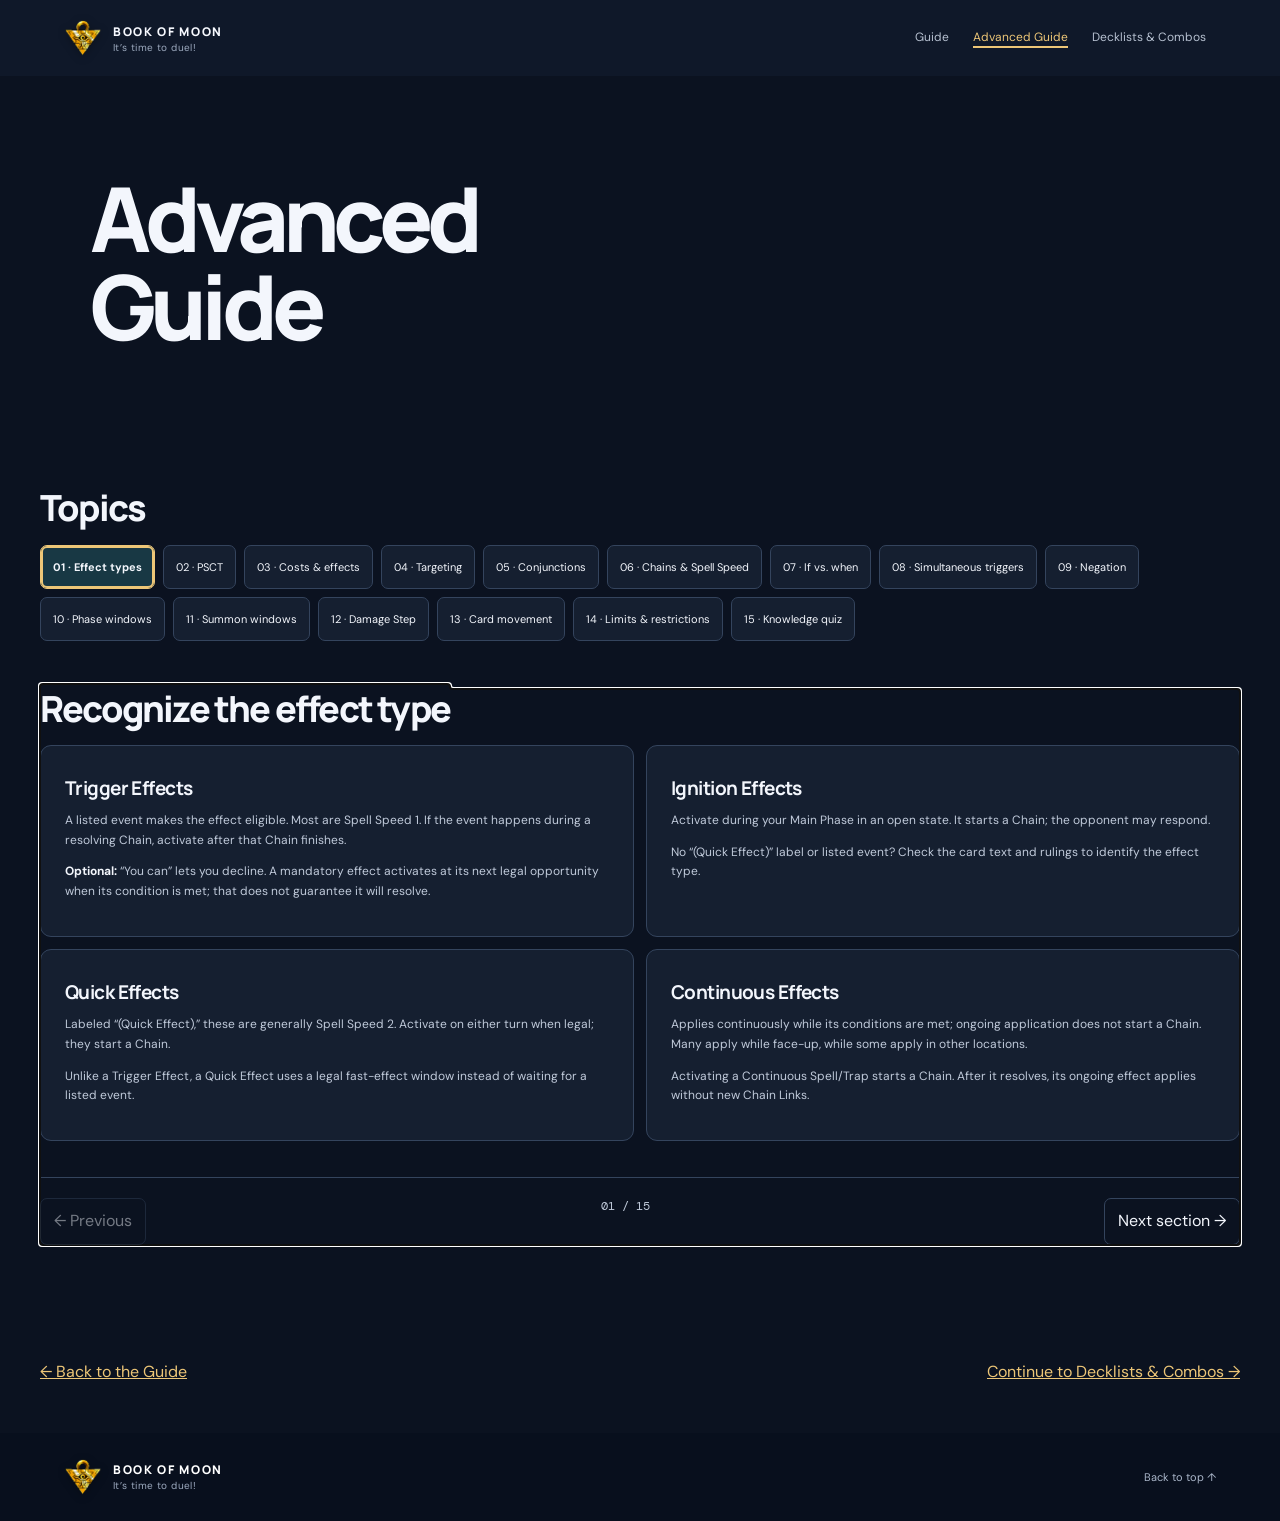
<file: advanced.html>
<!doctype html>
<html lang="en">
<head>
  <meta charset="utf-8">
  <meta name="viewport" content="width=device-width, initial-scale=1">
  <meta name="theme-color" content="#101a2a">
  <link rel="icon" type="image/png" href="millennium-puzzle.png">
  <meta name="description" content="An advanced Yu-Gi-Oh! guide to card effects, chains, targeting, costs, negation, and timing.">
  <title>Advanced Guide — Book of Moon</title>
  <link rel="stylesheet" href="style.css?v=20261110e">
</head>
<body class="dark-theme">
  <header class="topbar">
    <a class="brand" href="index.html" aria-label="Book of Moon home"><img class="brand-mark" src="millennium-puzzle.png" alt="Millennium Puzzle"><span>BOOK OF MOON<small>It’s time to duel!</small></span></a>
    <button class="menu-toggle" id="menu-toggle" aria-expanded="false" aria-controls="site-nav">Pages <span>☰</span></button>
    <nav id="site-nav" class="site-nav" aria-label="Main navigation">
      <a href="index.html">Guide</a>
      <a href="advanced.html" aria-current="page">Advanced Guide</a>
      <a href="decklists.html">Decklists &amp; Combos</a>
    </nav>
  </header>
  <main class="page-main">
    <section class="page-hero">
      <h1>Advanced<br><em>Guide</em></h1>
      </section>
    <section class="advanced-section section-shell" aria-label="Advanced Yu-Gi-Oh! rules">
      <div class="section-heading advanced-nav-heading"><div><h2>Topics</h2></div></div>
      <nav id="advanced-nav" class="chapter-nav" role="tablist" aria-label="Advanced Guide topics"></nav>

      <section id="effect-types" class="advanced-topic" data-page-label="Effect types">
        <div class="section-heading"><div><h2>Recognize the effect type</h2></div></div>
        <div class="effect-grid">
          <article class="effect-card"><h3>Trigger Effects</h3><p>A listed event makes the effect eligible. Most are Spell Speed 1. If the event happens during a resolving Chain, activate after that Chain finishes.</p><p><b>Optional:</b> “You can” lets you decline. A mandatory effect activates at its next legal opportunity when its condition is met; that does not guarantee it will resolve.</p></article>
          <article class="effect-card"><h3>Ignition Effects</h3><p>Activate during your Main Phase in an open state. It starts a Chain; the opponent may respond.</p><p>No “(Quick Effect)” label or listed event? Check the card text and rulings to identify the effect type.</p></article>
          <article class="effect-card"><h3>Quick Effects</h3><p>Labeled “(Quick Effect),” these are generally Spell Speed 2. Activate on either turn when legal; they start a Chain.</p><p>Unlike a Trigger Effect, a Quick Effect uses a legal fast-effect window instead of waiting for a listed event.</p></article>
          <article class="effect-card"><h3>Continuous Effects</h3><p>Applies continuously while its conditions are met; ongoing application does not start a Chain. Many apply while face-up, while some apply in other locations.</p><p>Activating a Continuous Spell/Trap starts a Chain. After it resolves, its ongoing effect applies without new Chain Links.</p></article>
        </div>
      </section>

      <section id="psct" class="advanced-topic" data-page-label="PSCT"><div class="section-heading"><div><h2>Problem-Solving Card Text (PSCT)</h2></div></div><p>PSCT is Konami’s card-text format for showing when an effect can activate, what you do at activation, and what happens when it resolves. Read the current card text; older printings may use earlier wording.</p><div class="effect-grid"><article class="effect-card"><h3>Condition: colon (:)</h3><p>Text before a colon gives an activation condition or timing. Confirm that it is met before activating the effect.</p></article><article class="effect-card"><h3>Activation; semicolon (;)</h3><p>Text before a semicolon gives activation procedures, such as paying a cost or choosing targets. These happen as the effect is activated, before either player adds a response.</p></article><article class="effect-card"><h3>Resolution</h3><p>Text after the colon and any semicolon describes what the effect does when its Chain Link resolves. Its conjunctions, targets, and any intervening effects matter.</p></article><article class="effect-card"><h3>Recognize activated effects</h3><p>In modern monster PSCT, a colon or semicolon signals an activated effect that starts a Chain. A Spell or Trap Card’s activation also starts a Chain even when its text has neither. Continuous effects and non-activated Summoning procedures work differently.</p></article></div><aside class="rule-example"><h3>Example: Solemn Judgment</h3><div class="rule-example-body"><div class="rule-example-cards"><a class="rule-example-card" href="https://www.db.yugioh-card.com/yugiohdb/card_search.action?ope=2&amp;cid=4861&amp;request_locale=en" target="_blank" rel="noreferrer"><img src="https://images.ygoprodeck.com/images/cards_small/41420027.jpg" alt="Solemn Judgment card" loading="lazy"><span>Solemn Judgment</span></a></div><div><p><b>Condition:</b> a qualifying Summon is being attempted, or a Spell/Trap Card is activated. <b>At activation:</b> pay half your LP. <b>At resolution:</b> negate the specified Summon or activation, then destroy the card if applicable. The payment is not refunded if Judgment is negated.</p></div></div></aside><p>Next, compare <a href="#costs">costs and effects</a>, <a href="#targeting">targeting</a>, and <a href="#conjunctions">conjunctions</a>. <a href="https://www.yugioh-card.com/en/play/psct/" target="_blank" rel="noreferrer">Official PSCT guide</a></p></section>

      <section id="costs" class="advanced-topic" data-page-label="Costs & effects">
        <div class="section-heading"><div><h2>Costs vs. effects</h2></div></div>
        <div class="effect-grid">
          <article class="effect-card"><h3>Before the semicolon: activation</h3><p>When a card uses a colon and semicolon, the colon introduces the activation condition and the semicolon separates activation procedures from resolution. Actions before the semicolon—such as paying LP, discarding, Tributing, or targeting—are performed at activation when the text requires them.</p><p>Those costs are paid even if the activation or effect is later negated. They are not refunded, and opponents respond to the activation—not to the act of paying the cost itself.</p></article>
          <article class="effect-card"><h3>After the semicolon: resolution</h3><p>The instructions after the semicolon are what the effect does as its Chain Link resolves. If a card says “Discard 1 card; draw 2 cards,” the discard is paid at activation and the draw happens only when the effect resolves successfully.</p><p>Not every card has a semicolon, and older text may be formatted differently. Verify exact wording in the official card database.</p></article>
        </div>
      <aside class="rule-example"><h3>Example: paying a cost</h3><div class="rule-example-body"><div class="rule-example-cards"><a class="rule-example-card" href="https://www.db.yugioh-card.com/yugiohdb/card_search.action?ope=2&amp;cid=4861&amp;request_locale=en" target="_blank" rel="noreferrer"><img src="https://images.ygoprodeck.com/images/cards_small/41420027.jpg" alt="Solemn Judgment card" loading="lazy"><span>Solemn Judgment</span></a></div><div><p>Solemn Judgment requires you to pay half your LP when you activate it. That payment occurs before the Chain resolves; it is not refunded if Judgment is negated.</p></div></div></aside></section>

      <section id="targeting" class="advanced-topic" data-page-label="Targeting">
        <div class="section-heading"><div><h2>Targeting vs. non-targeting</h2></div></div>
        <div class="effect-grid">
          <article class="effect-card"><h3>Targeting effect</h3><p>Modern TCG text uses the word <b>target</b> when an effect targets. For an activated effect, you choose a legal target during activation, before the Chain resolves. When a semicolon appears, targeting is usually written before it alongside other activation procedures.</p><p><b>Example:</b> “Target 1 card on the field; destroy it.” You choose the card as you activate the effect. If it moves or changes before resolution, read the resolving text and check the official ruling to see what still applies.</p></article>
          <article class="effect-card"><h3>Non-targeting effect</h3><p>If the effect does not target, you do not select the affected card during activation. The effect’s controller generally chooses a legal card as the effect resolves, following its instructions.</p><p><b>Example:</b> “Destroy 1 card on the field.” With no targeting instruction, the card is chosen during resolution. That can matter if the field changes while players are adding effects to the Chain.</p></article>
        </div>
        <div class="callout"><strong>Check the current wording</strong>Older wording can differ. Check current text and rulings; “choose” or “select” alone does not establish targeting.</div>
      <aside class="rule-example"><h3>Example: Book of Moon targets</h3><div class="rule-example-body"><div class="rule-example-cards"><a class="rule-example-card" href="https://www.db.yugioh-card.com/yugiohdb/card_search.action?ope=2&amp;cid=5432&amp;request_locale=en" target="_blank" rel="noreferrer"><img src="https://images.ygoprodeck.com/images/cards_small/14087893.jpg" alt="Book of Moon card" loading="lazy"><span>Book of Moon</span></a></div><div><p>Choose a face-up monster when you activate Book of Moon. If the chosen monster is no longer a legal target when Book of Moon resolves, it is not changed face-down. A Link Monster cannot be placed in Defense Position.</p></div></div></aside></section>

      <section id="conjunctions" class="advanced-topic" data-page-label="Conjunctions">
        <div class="section-heading"><div><h2>“Then,” “also,” “and if you do,” and “and”</h2></div></div>
        <div class="effect-grid">
          <article class="effect-card"><h3>Then</h3><p>The actions happen in sequence: do A, then B. A must happen for B to happen. If both occur, B is the last thing to happen.</p></article>
          <article class="effect-card"><h3>Also</h3><p>The actions happen at the same time, and neither depends on the other. Apply as much as possible.</p></article>
          <article class="effect-card"><h3>And if you do</h3><p>The actions are treated as simultaneous for timing, but A must happen for B to happen. If A does not happen, stop; if B cannot happen, A still happens.</p></article>
          <article class="effect-card"><h3>And</h3><p>The actions are treated as simultaneous, and both are required. If you cannot do both, you do neither. This wording is less common; use the exact card text and ruling.</p></article>
        </div>
      
      <p class="advanced-sources">Official references: <a href="https://www.yugioh-card.com/eu/play/understanding-card-text/part-3-conditions-activations-and-effects/" target="_blank" rel="noreferrer">Conditions, Activations, and Effects</a> · <a href="https://www.yugioh-card.com/eu/play/understanding-card-text/part-4-the-clues-on-your-cards/" target="_blank" rel="noreferrer">The Clues on Your Cards</a> · <a href="https://www.yugioh-card.com/eu/play/understanding-card-text/part-7-conjunction-functions/" target="_blank" rel="noreferrer">Conjunction Functions</a> · <a href="https://www.yugioh-card.com/en/play/advanced-rules/" target="_blank" rel="noreferrer">Fast Effect Timing</a> · <a href="https://www.yugioh-card.com/eu/wp-content/uploads/2022/07/Rulebook_v9_en.pdf" target="_blank" rel="noreferrer">Official Rulebook, Chains &amp; Spell Speed</a></p>
      </section>

      <section id="chains" class="advanced-topic" data-page-label="Chains & Spell Speed">
        <div class="section-heading"><div><h2>Chains &amp; Spell Speed</h2></div></div>
        <div class="effect-grid">
          <article class="effect-card"><h3>Spell Speed 1</h3><p>Includes most Normal, Continuous, Equip, Field, and Ritual Spell activations, plus Ignition, Trigger, and Flip monster effects. These generally cannot be chained to another effect. Simultaneous Spell Speed 1 Trigger Effects are handled in a special Chain-building process.</p></article>
          <article class="effect-card"><h3>Spell Speed 2</h3><p>Includes Quick Effects, Quick-Play Spells, and Normal or Continuous Trap activations and effects. These can generally respond to Spell Speed 1 or 2 effects when their activation conditions and timing allow.</p></article>
          <article class="effect-card"><h3>Spell Speed 3</h3><p>Counter Traps are Spell Speed 3. They can respond to effects of any Spell Speed; only another Spell Speed 3 effect can be chained directly to a Spell Speed 3 effect.</p></article>
          <article class="effect-card"><h3>Resolve backward</h3><p>Players add Chain Links in response to earlier activations. Once both players stop adding links, resolve the Chain from the newest link down to Chain Link 1. Do not resolve an earlier effect before the Chain is complete.</p></article>
        </div>
      </section>

      <section id="trigger-timing" class="advanced-topic" data-page-label="If vs. when">
        <div class="section-heading"><div><h2>“If” vs. “when”: did the event happen last?</h2></div></div>
        <div class="timing-panel"><div class="timing-copy"><h3>Optional “When … you can”</h3><p>The listed event generally must be the last thing that happened before the effect gets its chance to activate. If another action happens afterward, the effect may miss its timing.</p><h3>Optional “If … you can”</h3><p>These effects generally do not have that same “last thing” restriction. They can usually activate after the Chain finishes if their condition was met and the card remains in the required location. Other activation requirements and rulings still apply.</p></div><div class="timeline"><div class="timeline-head">Example: one resolving effect says</div><div class="timeline-step"><b>1</b><span>Special Summon a monster</span></div><div class="timeline-arrow">↓ then</div><div class="timeline-step"><b>2</b><span>Draw 1 card</span></div><div class="timeline-result"><b>Last event: draw</b><span>The Summon was followed by another action. An optional “When this monster is Summoned: You can …” effect may miss timing. An optional “If this monster is Summoned: You can …” effect can generally activate after the Chain, if its other requirements are met.</span></div></div></div>
        <article class="effect-card"><h3>Mandatory “When” effects</h3><p>The usual “miss timing” restriction concerns optional “When … you can” effects. Mandatory Trigger Effects do not use that same restriction, though their trigger conditions and other activation requirements still apply.</p></article>
      <aside class="rule-example"><h3>Compare two Trigger Effects</h3><div class="rule-example-body"><div class="rule-example-cards"><a class="rule-example-card" href="https://www.db.yugioh-card.com/yugiohdb/card_search.action?ope=2&amp;cid=12054&amp;request_locale=en" target="_blank" rel="noreferrer"><img src="https://images.ygoprodeck.com/images/cards_small/16725505.jpg" alt="Speedroid Red-Eyed Dice card" loading="lazy"><span>“When … you can”</span></a><a class="rule-example-card" href="https://www.db.yugioh-card.com/yugiohdb/card_search.action?ope=2&amp;cid=15970&amp;request_locale=en" target="_blank" rel="noreferrer"><img src="https://images.ygoprodeck.com/images/cards_small/93708824.jpg" alt="Roxrose Dragon card" loading="lazy"><span>“If … you can”</span></a></div><div><p>If one effect Special Summons either monster and <em>then</em> draws a card, the draw is the last event. Red-Eyed Dice’s optional “When” effect may miss its chance; Roxrose Dragon’s optional “If” effect can generally activate after the Chain, if its other requirements are met.</p></div></div></aside></section>

      <section id="simultaneous" class="advanced-topic" data-page-label="Simultaneous triggers"><div class="section-heading"><div><h2>Simultaneous Trigger Effects</h2></div></div><p>When several eligible Trigger Effects are waiting after the same event or completed Chain, build a new Chain in this order. Each player orders their own effects within their applicable group.</p><ol><li>Turn player’s mandatory effects.</li><li>Opponent’s mandatory effects.</li><li>Turn player’s optional effects they choose to activate.</li><li>Opponent’s optional effects they choose to activate.</li></ol><p>After eligible Trigger Effects are placed, players can add appropriate fast effects. Resolve the completed Chain in reverse order. A Trigger Effect still needs its own condition and a legal activation; optional effects may be declined. <a href="https://img.yugioh-card.com/en/downloads/rulebook/SD_RuleBook_EN_10.pdf" target="_blank" rel="noreferrer">Official rulebook</a></p></section>

      <section id="negation" class="advanced-topic" data-page-label="Negation">
        <div class="section-heading"><div><h2>Negating an activation vs. negating an effect</h2></div></div>
        <div class="effect-grid">
          <article class="effect-card"><h3>Negate the activation</h3><p>This stops the card or effect from being successfully activated. The Chain Link does not resolve as an activated effect. A response may also say to destroy the card, but destruction is a separate instruction—do not assume every activation negation destroys it.</p></article>
          <article class="effect-card"><h3>Negate the effect</h3><p>The activation was successful, but the activated effect is prevented from applying as it resolves. The card was still activated; the negation changes what happens to that effect.</p></article>
        </div>
        <div class="callout"><strong>Costs still matter</strong>Costs already paid are not returned just because an activation or effect was negated. “Once per turn: You can use…” and “You can only activate…” restrictions can behave differently after negation—check the exact restriction and official ruling for that card.</div>
      <aside class="rule-example"><h3>Destroying is not negating</h3><div class="rule-example-body"><div class="rule-example-cards"><a class="rule-example-card" href="https://www.db.yugioh-card.com/yugiohdb/card_search.action?ope=2&amp;cid=4842&amp;request_locale=en" target="_blank" rel="noreferrer"><img src="https://images.ygoprodeck.com/images/cards_small/83764718.jpg" alt="Monster Reborn card" loading="lazy"><span>Chain Link 1</span></a><a class="rule-example-card" href="https://www.db.yugioh-card.com/yugiohdb/card_search.action?ope=2&amp;cid=4909&amp;request_locale=en" target="_blank" rel="noreferrer"><img src="https://images.ygoprodeck.com/images/cards_small/5318639.jpg" alt="Mystical Space Typhoon card" loading="lazy"><span>Chain Link 2</span></a></div><div><p>If Mystical Space Typhoon is chained to Monster Reborn and destroys it, that does not negate Reborn. A Normal Spell generally resolves even if it has left the field, assuming its target remains legal and no other effect stops it.</p><p>Continuous, Equip and Field Spells and Continuous Traps generally need to remain face-up on the field to apply their effects. Destroying one before its effect resolves is different from negating its activation.</p></div></div></aside></section>

      <section id="phase-windows" class="advanced-topic" data-page-label="Phase windows"><div class="section-heading"><div><h2>When effects can be used</h2></div></div><div class="effect-grid"><article class="effect-card"><h3>Ignition Effects</h3><p>Normally activate in an open game state during your own Main Phase. They cannot be chained just because another effect was activated, and cannot be activated on the opponent’s turn.</p></article><article class="effect-card"><h3>Quick Effects and fast cards</h3><p>Generally Spell Speed 2, so they can be used on either player’s turn in an appropriate fast-effect window. Follow specific phase, event, Damage Step, targeting and Set-card restrictions.</p></article><article class="effect-card"><h3>Trigger Effects</h3><p>Wait for the event or timing listed on the card. If it happens during a Chain, finish that Chain first, then determine which Trigger Effects can activate.</p></article><article class="effect-card"><h3>Named phase or step</h3><p>A card saying “during your End Phase” has that timing even though the Battle Phase has an End Step. A Battle Phase End Step and the later End Phase are different parts of the turn.</p></article></div><aside class="rule-example"><h3>Full Armor Master: three timings</h3><div class="rule-example-body"><div class="rule-example-cards"><a class="rule-example-card" href="https://www.db.yugioh-card.com/yugiohdb/card_search.action?ope=2&amp;cid=13852&amp;request_locale=en" target="_blank" rel="noreferrer"><img src="https://images.ygoprodeck.com/images/cards_small/54082269.jpg" alt="Blackwing Full Armor Master card" loading="lazy"><span>Your monster</span></a><a class="rule-example-card" href="https://www.db.yugioh-card.com/yugiohdb/card_search.action?ope=2&amp;cid=17760&amp;request_locale=en" target="_blank" rel="noreferrer"><img src="https://images.ygoprodeck.com/images/cards_small/70465810.jpg" alt="Blackwing - Sudri the Phantom Glimmer card" loading="lazy"><span>Opponent · Wedge Counter</span></a></div><div><p><b>Take control:</b> if the opponent’s Sudri has a Wedge Counter, the targeted effect is an Ignition Effect for your Main Phase only—not the opponent’s turn.</p><p><b>Place a Wedge Counter:</b> the card describes applying it when an opponent’s monster effect resolves.</p><p><b>Destroy monsters with Wedge Counters:</b> the separate optional effect is used during your End Phase, not the Battle Phase’s End Step.</p></div></div></aside></section>

      <section id="summon-windows" class="advanced-topic" data-page-label="Summon windows"><div class="section-heading"><div><h2>Summon attempts and effect resolution</h2></div></div><p>A Normal Summon or an applicable Summon procedure does not itself start a Chain. A card that says it negates a monster’s Summon can respond in the appropriate window before that Summon succeeds.</p><p>A monster Summoned while a card or effect is resolving is different: players cannot interrupt a resolving Chain. To stop Monster Reborn with Solemn Judgment, respond to <b>Monster Reborn’s activation</b>, not to a Summon partway through resolution. Other cards may respond after a successful Summon if their conditions are met.</p><aside class="rule-example"><h3>Example: stop Monster Reborn</h3><div class="rule-example-body"><div class="rule-example-cards"><a class="rule-example-card" href="https://www.db.yugioh-card.com/yugiohdb/card_search.action?ope=2&amp;cid=4842&amp;request_locale=en" target="_blank" rel="noreferrer"><img src="https://images.ygoprodeck.com/images/cards_small/83764718.jpg" alt="Monster Reborn card" loading="lazy"><span>Chain Link 1</span></a><a class="rule-example-card" href="https://www.db.yugioh-card.com/yugiohdb/card_search.action?ope=2&amp;cid=4861&amp;request_locale=en" target="_blank" rel="noreferrer"><img src="https://images.ygoprodeck.com/images/cards_small/41420027.jpg" alt="Solemn Judgment card" loading="lazy"><span>Chain Link 2</span></a></div><div><p>Solemn Judgment can chain to the activation of Monster Reborn. If Judgment resolves successfully, Reborn’s activation is negated. Judgment cannot be activated in the middle of Reborn’s resolution to negate the resulting Summon.</p></div></div></aside><p><a href="https://www.yugioh-card.com/en/play/fast-effect-timing/" target="_blank" rel="noreferrer">Official fast-effect timing</a> · <a href="https://img.yugioh-card.com/ygo_cms/ygo/all/uploads/RulesEXVC_1_2.pdf" target="_blank" rel="noreferrer">Konami ruling on Summons during resolution</a></p></section>

      <section id="damage-step" class="advanced-topic" data-page-label="Damage Step"><div class="section-heading"><div><h2>Damage Step timing</h2></div></div><ol><li><b>Start:</b> apply effects that specifically activate at the start of the Damage Step.</li><li><b>Before damage calculation:</b> flip an attacked face-down monster face-up; eligible ATK/DEF modifiers can be used in the proper window.</li><li><b>Damage calculation:</b> compare ATK/DEF, inflict battle damage and determine destruction. A monster determined to be destroyed is not sent to the Graveyard yet.</li><li><b>After damage calculation:</b> apply effects appropriate to this timing, including Flip effects from a monster revealed by the attack.</li><li><b>End of the Damage Step:</b> send monsters destroyed by battle to the Graveyard, then handle effects triggered by that event. Return to the Battle Step afterward.</li></ol><p>Activations are restricted throughout the Damage Step. Examples of permitted categories include Counter Traps, some effects that negate activations, effects that directly modify ATK/DEF in their allowed window, and effects whose text or ruling specifically permits that timing. Not every Quick Effect or Quick-Play Spell is legal. Check the exact substep and card ruling.</p><aside class="rule-example"><h3>Example: compare ATK</h3><div class="rule-example-body"><div class="rule-example-cards"><a class="rule-example-card" href="https://www.db.yugioh-card.com/yugiohdb/card_search.action?ope=2&amp;cid=4007&amp;request_locale=en" target="_blank" rel="noreferrer"><img src="https://images.ygoprodeck.com/images/cards_small/89631139.jpg" alt="Blue-Eyes White Dragon card" loading="lazy"><span>Attacker · 3000 ATK</span></a><a class="rule-example-card" href="https://www.db.yugioh-card.com/yugiohdb/card_search.action?ope=2&amp;cid=4041&amp;request_locale=en" target="_blank" rel="noreferrer"><img src="https://images.ygoprodeck.com/images/cards_small/46986414.jpg" alt="Dark Magician card" loading="lazy"><span>Defender · 2500 ATK</span></a></div><div><p>At damage calculation, 3000 ATK attacks 2500 ATK: Dark Magician is determined to be destroyed, and its controller takes 500 battle damage. It is sent to the Graveyard at the end of the Damage Step, not immediately during the calculation.</p></div></div></aside><p><a href="https://www.yugioh-card.com/eu/play/damage-step-rules/" target="_blank" rel="noreferrer">Official Damage Step breakdown</a></p></section>

      <section id="movement" class="advanced-topic" data-page-label="Card movement"><div class="section-heading"><div><h2>Destroying, sending and banishing</h2></div></div><div class="effect-grid"><article class="effect-card"><h3>Destroy</h3><p>Destruction is a specific game action. A destroyed card normally goes to the Graveyard unless another rule or effect changes its destination. Being Tributed, used as material or returned to the hand is not automatically destruction.</p></article><article class="effect-card"><h3>Send vs. cost</h3><p>Cards can be sent to the Graveyard by an effect, as a cost, by battle, or by game rules. An effect requiring a card to be sent “by card effect” does not automatically trigger when it was discarded as a cost.</p></article><article class="effect-card"><h3>Banished cards</h3><p>Each player has their own banished cards. Banishing is not sending to the Graveyard; face-down banished cards have additional information restrictions.</p></article><article class="effect-card"><h3>Extra Deck and materials</h3><p>A face-up Pendulum Monster that would be sent from the field to the Graveyard normally goes face-up to its owner’s Extra Deck instead. Xyz Materials are attached cards; detaching one is not the same as sending a monster from the field.</p></article></div></section>

      <section id="restrictions" class="advanced-topic" data-page-label="Limits & restrictions"><div class="section-heading"><div><h2>Once per turn and restrictions</h2></div></div><p>Read the exact wording: a limit printed as “once per turn” can apply differently from a restriction naming a card or effect. “You can only activate” and “you can only use” may differ when an activation is negated; do not assume every negation resets a limit.</p><p>Some restrictions apply for the entire turn, others only after an effect resolves, and some only while a card remains face-up. For example, <a href="https://www.db.yugioh-card.com/yugiohdb/card_search.action?ope=2&amp;cid=17066&amp;request_locale=en" target="_blank" rel="noreferrer">Branded Fusion</a> restricts Extra Deck Special Summons to Fusion Monsters for the turn you activate it. Check restrictions before performing an earlier summon as well as afterward.</p></section>
<section id="advanced-quiz" class="advanced-topic" data-page-label="Knowledge quiz"><div class="section-heading"><div><h2>Advanced knowledge quiz</h2></div></div><div id="advanced-quiz-card" class="quiz-card" aria-live="polite"></div></section>
    </section>
    <section class="section-shell page-bottom-link"><a href="index.html">← Back to the Guide</a><a href="decklists.html">Continue to Decklists &amp; Combos →</a></section>
  </main>
  <footer class="footer"><a class="brand" href="index.html"><img class="brand-mark" src="millennium-puzzle.png" alt="Millennium Puzzle"><span>BOOK OF MOON<small>It’s time to duel!</small></span></a><a href="#top">Back to top ↑</a></footer>
  <script src="advanced.js?v=20261110d" defer></script>
  <script src="advanced-quiz.js?v=20261110a" defer></script>
  <script src="site-pages.js" defer></script>
</body>
</html>
</file>
<file: style.css>
@import url('https://fonts.googleapis.com/css2?family=DM+Mono:wght@400;500&family=DM+Sans:wght@400;500;600;700&family=Manrope:wght@400;500;600;700;800&display=swap');
:root{--ink:#172337;--muted:#617087;--paper:#f5f6f3;--surface:#fff;--navy:#101a2a;--blue:#4167e8;--gold:#edc677;--line:#e2e6ec;--lav:#e8eaff;--soft:#eef2f9;--shadow:0 16px 48px rgba(22,35,55,.11);--mono:'DM Mono',monospace;--sans:'DM Sans',sans-serif;--display:'Manrope',sans-serif}
*{box-sizing:border-box}html{scroll-behavior:smooth;scroll-padding-top:85px}body{margin:0;background:var(--paper);color:var(--ink);font-family:var(--sans);line-height:1.65}button,input{font:inherit}button{cursor:pointer}a{color:inherit}.topbar{height:76px;position:sticky;top:0;z-index:20;background:rgba(16,26,42,.96);backdrop-filter:blur(16px);display:flex;align-items:center;gap:34px;padding:0 max(calc((100vw - 1200px)/2),5vw);color:#f7f9ff}.brand{display:flex;align-items:center;gap:11px;text-decoration:none;font:800 12px var(--display);letter-spacing:.14em;white-space:nowrap}.brand small{display:block;color:#9daabf;font:400 10px var(--sans);letter-spacing:.04em;margin-top:1px}.brand-mark{display:block;width:38px;height:38px;object-fit:contain;flex:none;filter:drop-shadow(0 2px 4px rgba(0,0,0,.28))}.site-nav{display:flex;gap:4px;margin-left:auto}.site-nav a{color:#b6c0d0;text-decoration:none;font-size:12px;padding:9px 10px;border-radius:7px}.site-nav a:hover,.site-nav a.active{color:white;background:#24334a}.icon-button,.menu-toggle{border:1px solid #34425a;background:transparent;color:white;border-radius:8px;padding:8px 10px}.menu-toggle{display:none}.hero{background:var(--navy);color:white;padding:76px max(calc((100vw - 1200px)/2),5vw) 94px;display:grid;grid-template-columns:1.08fr .92fr;gap:48px;align-items:center;min-height:580px;overflow:hidden}.eyebrow{font:500 10px var(--mono);text-transform:uppercase;letter-spacing:.17em;color:var(--blue);margin:0 0 14px}.hero .eyebrow{color:var(--gold)}h1,h2,h3,p{margin-top:0}h1{font:800 clamp(45px,6vw,76px)/1.02 var(--display);letter-spacing:-.065em;margin:0 0 23px}.hero h1 em{font-style:normal;color:var(--gold)}.hero-lede{max-width:590px;color:#c2cada;font-size:16px;line-height:1.75}.hero-actions{display:flex;align-items:center;gap:24px;margin:31px 0 24px}.primary-button{border:0;border-radius:8px;background:var(--gold);color:var(--navy);font-weight:700;padding:14px 18px}.primary-button span{padding-left:15px}.text-button{background:none;border:0;color:white}.micro-note{color:#8592a8;font-size:11px;max-width:490px}.hero-art{min-height:340px;position:relative;display:grid;place-items:center}.orbit{position:absolute;border:1px solid rgba(237,198,119,.2);border-radius:50%;width:310px;height:310px}.orbit-two{width:410px;height:410px;border-color:rgba(237,198,119,.1)}.card-stack{position:relative;width:240px;height:300px;transform:rotate(-8deg)}.duel-card{position:absolute;width:202px;height:274px;border-radius:13px;padding:18px;box-shadow:0 28px 55px #080f1c88}.card-back{left:35px;top:0;background:linear-gradient(145deg,#4a5be9,#172750 70%);border:1px solid #8591ff;color:#dce6ff;display:flex;flex-direction:column;justify-content:space-between;font:11px var(--mono);letter-spacing:.1em}.card-back b{font:800 23px var(--display);letter-spacing:-.04em}.card-front{left:0;top:31px;background:linear-gradient(155deg,#e4efe9,#dbe1f2 60%,#c8d8e9);color:#172337;display:flex;flex-direction:column;justify-content:space-between;transform:rotate(9deg);border:8px solid #fff}.foil-label{font:10px var(--mono);letter-spacing:.1em}.sigil{align-self:center;font-size:70px;color:#4d64c8;line-height:1}.card-front b{font:800 24px/1.05 var(--display);letter-spacing:-.045em}.card-front small{font:9px var(--mono);letter-spacing:.1em}.floating-label{position:absolute;background:#1b2940;border:1px solid #30415a;border-radius:7px;padding:9px 12px;font:10px var(--mono);letter-spacing:.08em}.floating-label span{color:var(--gold);margin-left:9px}.label-top{top:42px;right:5%}.label-bottom{bottom:25px;left:3%}.quick-path{max-width:1200px;margin:-32px auto 0;position:relative;z-index:2;background:var(--surface);border-radius:12px;box-shadow:var(--shadow);display:grid;grid-template-columns:repeat(3,1fr);padding:24px 30px}.quick-path>div{display:grid;grid-template-columns:54px 1fr;align-items:center;border-right:1px solid var(--line);padding:4px 22px}.quick-path>div:last-child{border:0}.path-num{grid-row:span 2;color:var(--blue);font:11px var(--mono)}.quick-path strong{font:700 14px var(--display)}.quick-path small{color:var(--muted);font-size:11px}.section-shell,.chapter-wrap{max-width:1200px;margin:0 auto;padding:86px 0}.chapter-wrap{padding-bottom:30px}.section-heading{display:flex;align-items:end;justify-content:space-between;gap:40px;margin-bottom:27px}.section-heading h2{font:800 36px/1.1 var(--display);letter-spacing:-.05em;margin:0}.section-heading>p{max-width:440px;color:var(--muted);font-size:13px;margin:0}.chapter-nav{display:flex;flex-wrap:wrap;gap:8px;margin-bottom:25px}.chapter-nav button{border:1px solid var(--line);background:var(--surface);padding:9px 12px;border-radius:7px;color:var(--muted);font-size:11px}.chapter-nav button.active{background:var(--navy);border-color:var(--navy);color:white}.chapter-card{display:grid;grid-template-columns:minmax(0,1fr) 300px;background:var(--surface);border:1px solid var(--line);border-radius:14px;overflow:hidden;box-shadow:0 8px 30px #11223b08}.chapter-main{padding:42px 48px 45px}.chapter-aside{background:var(--soft);padding:34px 27px;border-left:1px solid var(--line)}.chapter-kicker{font:11px var(--mono);color:var(--blue);text-transform:uppercase;letter-spacing:.1em}.chapter-main h2{font:800 34px/1.16 var(--display);letter-spacing:-.045em;margin:10px 0 14px}.chapter-intro{font-size:16px;color:var(--muted);max-width:700px}.chapter-main h3{font:700 17px var(--display);margin:27px 0 7px}.chapter-main p{max-width:740px}.chapter-main ul,.chapter-main ol{padding-left:21px}.chapter-main li{padding:3px 0}.callout{border-left:3px solid var(--blue);padding:14px 17px;background:#f1f4ff;border-radius:0 8px 8px 0;margin:22px 0;color:#34415c}.callout strong{display:block;color:var(--ink);margin-bottom:3px}.chapter-aside h3{font:700 13px var(--display);margin:0 0 15px}.aside-item{padding:12px 0;border-top:1px solid #d9e0eb}.aside-item b{display:block;font-size:12px}.aside-item span{color:var(--muted);font-size:11px}.chapter-controls{display:flex;justify-content:space-between;gap:12px;margin-top:29px;padding-top:20px;border-top:1px solid var(--line)}.chapter-controls button{background:transparent;border:1px solid var(--line);border-radius:7px;padding:9px 13px;color:var(--ink)}.chapter-controls button:disabled{opacity:.4;cursor:not-allowed}.lab-grid{display:grid;grid-template-columns:205px 1fr;gap:20px}.combo-picker{display:flex;flex-direction:column;gap:8px}.combo-picker button{border:1px solid var(--line);background:var(--surface);text-align:left;border-radius:9px;padding:15px;color:var(--muted)}.combo-picker button.active{border-color:var(--blue);box-shadow:0 0 0 2px #4167e81a;color:var(--ink)}.combo-picker b{display:block;font:700 13px var(--display);color:var(--ink)}.combo-picker span{font-size:10px}.combo-card{background:var(--surface);border:1px solid var(--line);border-radius:14px;padding:30px 34px;min-height:330px}.combo-meta{font:10px var(--mono);text-transform:uppercase;letter-spacing:.1em;color:var(--blue)}.combo-card h3{font:800 25px var(--display);letter-spacing:-.04em;margin:8px 0}.opening-hand{background:#f3f5f9;border-radius:8px;padding:11px 14px;font-size:12px;margin:15px 0}.step-count{font:11px var(--mono);color:var(--muted);margin-bottom:8px}.step-title{font:700 18px var(--display)}.step-copy{color:#526077;max-width:680px}.combo-actions{display:flex;align-items:center;gap:12px;margin-top:24px}.combo-actions button{border:1px solid var(--line);border-radius:7px;padding:9px 13px;background:white}.combo-actions button.next{background:var(--navy);color:white;border-color:var(--navy)}.progress-track{height:4px;background:#e8ebf1;border-radius:6px;margin:18px 0;overflow:hidden}.progress-track span{height:100%;display:block;background:var(--blue);transition:width .25s}.quiz-section{padding-top:32px}.quiz-card{background:var(--navy);color:white;border-radius:14px;padding:30px 34px}.quiz-top{display:flex;justify-content:space-between;color:#aab6c9;font:10px var(--mono);text-transform:uppercase;letter-spacing:.1em}.quiz-card h3{font:700 20px var(--display);margin:18px 0}.answers{display:grid;grid-template-columns:1fr 1fr;gap:9px}.answers button{background:#1c2a40;border:1px solid #36445a;color:#e6ebf3;text-align:left;border-radius:8px;padding:12px;font-size:12px}.answers button:hover{border-color:var(--gold)}.answers button.correct{background:#1a473f;border-color:#79cebd}.answers button.wrong{background:#512e3b;border-color:#dc8290}.feedback{min-height:24px;color:var(--gold);font-size:12px;margin:13px 0 0}.quiz-bottom{display:flex;justify-content:space-between;align-items:center;margin-top:14px}.quiz-bottom button{border:0;border-radius:7px;background:var(--gold);color:var(--navy);font-weight:700;padding:9px 13px}.glossary-section{padding-top:36px}.search-box{display:flex;align-items:center;gap:10px;border:1px solid var(--line);border-radius:8px;background:white;max-width:380px;padding:8px 12px;margin:0 0 20px;color:var(--muted)}.search-box input{border:0;outline:0;width:100%;font-size:12px}.glossary-grid{display:grid;grid-template-columns:repeat(3,1fr);gap:10px}.term-card{background:white;border:1px solid var(--line);border-radius:9px;padding:15px 17px}.term-card h3{font:700 13px var(--display);margin:0 0 5px}.term-card p{font-size:11px;color:var(--muted);margin:0}.sources-section{padding-top:45px}.source-list{display:grid;grid-template-columns:1fr 1fr;gap:10px}.source-list a{display:flex;align-items:center;justify-content:space-between;background:white;border:1px solid var(--line);border-radius:8px;padding:15px;text-decoration:none;font-size:12px}.source-list a:hover{border-color:var(--blue)}.source-list small{display:block;color:var(--muted);font-size:10px}.source-list i{font-style:normal;color:var(--blue);font-size:18px}.source-caveat{font-size:11px;color:var(--muted);max-width:850px;margin-top:16px}.footer{background:var(--navy);color:white;padding:25px max(calc((100vw - 1200px)/2),5vw);display:flex;align-items:center;justify-content:space-between;gap:20px}.footer>span,.footer>a:last-child{color:#aab6c9;font-size:11px;text-decoration:none}.hidden{display:none!important}
.dark-theme .chapter-nav button.active{background:#183844}.dark-theme .combo-picker button.active{border-color:#137d88}.dark-theme .quiz-card{background:#183844}.dark-theme .source-list a,.dark-theme .term-card,.dark-theme .search-box,.dark-theme .chapter-nav button,.dark-theme .combo-picker button,.dark-theme .combo-card{background:#fbfffe}
@media(max-width:1250px){.section-shell,.chapter-wrap{margin-left:5vw;margin-right:5vw}.quick-path{margin-left:5vw;margin-right:5vw}.site-nav a{padding:8px 7px}.topbar{gap:20px}}
@media(max-width:900px){.topbar{padding:0 5vw}.site-nav{display:none;position:absolute;top:76px;left:0;right:0;background:#101a2a;padding:12px 5vw 18px;flex-wrap:wrap;border-top:1px solid #26354c}.site-nav.open{display:flex}.menu-toggle{display:block;margin-left:auto}.icon-button{display:none}.hero{grid-template-columns:1fr .7fr;gap:15px;padding-top:60px}.hero-art{transform:scale(.82)}.chapter-card{grid-template-columns:1fr}.chapter-aside{border-left:0;border-top:1px solid var(--line);display:grid;grid-template-columns:repeat(2,1fr);gap:0 18px}.chapter-aside h3{grid-column:1/-1}.section-shell,.chapter-wrap{padding-top:60px}}
@media(max-width:650px){.hero{grid-template-columns:1fr;padding:56px 6vw 70px}.hero-art{min-height:315px;transform:scale(.78);margin:-6px 0}.quick-path{grid-template-columns:1fr;margin-top:-25px;padding:12px 16px}.quick-path>div{border-right:0;border-bottom:1px solid var(--line);padding:13px 4px}.quick-path>div:last-child{border-bottom:0}.section-shell,.chapter-wrap{margin:0 6vw;padding-top:55px}.section-heading{display:block}.section-heading>p{margin-top:13px}.section-heading h2{font-size:30px}.chapter-main{padding:28px 23px}.chapter-main h2{font-size:28px}.chapter-aside{padding:22px;grid-template-columns:1fr}.chapter-nav{flex-wrap:nowrap;overflow-x:auto;padding-bottom:4px}.chapter-nav button{white-space:nowrap}.lab-grid{grid-template-columns:1fr}.combo-picker{flex-direction:row;overflow-x:auto}.combo-picker button{min-width:130px}.combo-card{padding:23px 20px}.answers,.glossary-grid,.source-list{grid-template-columns:1fr}.footer{padding:22px 6vw;flex-wrap:wrap}.footer>span{order:3;flex-basis:100%}.hero h1{font-size:50px}.hero-actions{gap:15px;flex-wrap:wrap}.chapter-controls button{font-size:11px}}
.effect-grid{display:grid;grid-template-columns:repeat(2,1fr);gap:12px}.effect-card{background:var(--surface);border:1px solid var(--line);border-radius:11px;padding:22px 24px}.effect-card h3,.timing-copy h3{font:700 19px var(--display);letter-spacing:-.03em;margin:7px 0 10px}.effect-card p,.timing-copy p,.advanced-detail p{color:var(--muted);font-size:12px}.effect-card b{color:var(--ink)}.effect-tag{font:10px var(--mono);letter-spacing:.1em;color:var(--blue)}.timing-panel{display:grid;grid-template-columns:1fr 1fr;gap:22px;margin-top:14px;padding:25px;background:#e9edf9;border-radius:12px}.timing-copy h3{font-size:23px}.timeline{background:var(--surface);border:1px solid var(--line);border-radius:9px;padding:17px}.timeline-head{font:600 12px var(--display);margin-bottom:13px}.timeline-step{display:flex;align-items:center;gap:12px;font-size:12px;padding:9px;border-radius:7px;background:#f3f5f9}.timeline-step b{display:grid;place-items:center;min-width:25px;height:25px;border-radius:50%;background:var(--navy);color:white;font:11px var(--mono)}.timeline-arrow{text-align:center;font:10px var(--mono);color:var(--muted);padding:4px}.timeline-result{margin-top:12px;border-left:3px solid var(--blue);padding:10px 12px;background:#eef2ff;border-radius:0 7px 7px 0;font-size:11px}.timeline-result b,.timeline-result span{display:block}.timeline-result b{margin-bottom:4px}.advanced-detail{margin:13px 0 0;background:var(--surface);border:1px solid var(--line);border-radius:8px;padding:14px 17px}.advanced-detail summary{cursor:pointer;font:700 13px var(--display)}.advanced-detail p{margin:10px 0 0}.advanced-sources{font-size:11px;color:var(--muted);margin:18px 0 0}.advanced-sources a{color:var(--blue)}@media(max-width:650px){.effect-grid,.timing-panel{grid-template-columns:1fr}.effect-card{padding:18px}.timing-panel{padding:18px}}


/* Separate guide pages and deck reference */
.site-nav a[aria-current="page"]{color:var(--accent,#edc677)}
.page-main{padding-top:32px}.page-hero{padding:56px clamp(22px,7vw,96px) 34px}.page-hero h1{font-size:clamp(3rem,7vw,6.2rem);line-height:.98;margin:10px 0 18px}.page-hero .hero-lede{max-width:760px}
.page-link-grid{display:grid;grid-template-columns:repeat(2,minmax(0,1fr));gap:18px}.page-link-card{display:block;padding:26px;border:1px solid var(--line,#ffffff22);border-radius:20px;background:var(--panel,#172337);color:inherit;text-decoration:none}.page-link-card h2{margin:8px 0}.page-link-card p{color:var(--muted,#aab6c8);line-height:1.6}.page-link-card>span:last-child{color:var(--accent,#edc677)}.page-bottom-link{display:flex;justify-content:space-between;gap:16px;padding-top:28px;padding-bottom:48px}.page-bottom-link a,.official-link{color:var(--accent,#edc677)}
.board-diagram{max-width:920px;margin:24px auto;padding:20px;background:#15243a;border:1px solid #ffffff25;border-radius:18px;display:grid;gap:9px}.board-label{text-align:center;color:#e7c879;font-size:.75rem;letter-spacing:.14em;padding:4px}.board-row{display:grid;grid-template-columns:repeat(5,minmax(0,1fr));gap:7px}.board-row:first-of-type{grid-template-columns:1fr}.board-zone{min-height:60px;border:1px solid #7890ad77;border-radius:8px;background:#21354e;display:grid;place-items:center;text-align:center;color:#e7edf5;font-size:.72rem;padding:6px}.board-zone.extra{max-width:190px;justify-self:center;background:#30425b}.board-zone.pendulum{background:#594a2f}.board-row.side-zones{grid-template-columns:repeat(5,minmax(0,1fr))}.board-zone.field{background:#3d4e65}.board-zone.grave{background:#413c54}.board-zone.banish{background:#463852}.board-zone.deck,.board-zone.extra-deck{background:#253d45}
.deck-picker{display:grid;grid-template-columns:repeat(4,minmax(0,1fr));gap:10px;margin:20px 0}.deck-picker button,.combo-tabs button{font:inherit;text-align:left;color:inherit;background:var(--panel,#172337);border:1px solid var(--line,#ffffff22);border-radius:12px;padding:14px;cursor:pointer}.deck-picker button.active,.combo-tabs button.active{border-color:var(--accent,#edc677);box-shadow:0 0 0 1px var(--accent,#edc677) inset}.deck-picker button b,.deck-picker button span{display:block}.deck-picker button span{font-size:.8rem;color:var(--muted,#aab6c8);margin-top:5px}.deck-overview{display:grid;grid-template-columns:minmax(190px,.65fr) 1.35fr;gap:24px;padding:24px;background:var(--panel,#172337);border:1px solid var(--line,#ffffff22);border-radius:20px}.deck-art{min-height:250px;border-radius:15px;background:radial-gradient(circle at 72% 20%,#eccd89aa,transparent 34%),linear-gradient(145deg,#272d55,#172338 60%,#4d344f);padding:20px;display:flex;flex-direction:column;justify-content:end;color:#f9edce;box-shadow:inset 0 0 60px #0008}.deck-art.lunalight{background:radial-gradient(circle at 70% 23%,#f7d685aa,transparent 35%),linear-gradient(145deg,#513052,#20243b 60%,#674056)}.deck-art.speedroid{background:radial-gradient(circle at 70% 23%,#edc677aa,transparent 35%),linear-gradient(145deg,#18485b,#182a43 60%,#4c4766)}.deck-art.chronicles{background:radial-gradient(circle at 70% 23%,#dec4f1aa,transparent 35%),linear-gradient(145deg,#363559,#18243a 60%,#56435e)}.deck-art span{font-size:.7rem;letter-spacing:.2em}.deck-art b{font-size:1.6rem;margin:9px 0}.deck-art small{opacity:.85}.deck-summary h2{margin:4px 0 10px}.deck-summary p,.list-note{color:var(--muted,#aab6c8);line-height:1.6}.deck-card-list{margin-top:14px}.deck-card-list ul{columns:2;padding-left:20px}.deck-card-list li{padding:4px 0}.deck-card-list a{color:inherit}.list-note{border-left:3px solid var(--accent,#edc677);padding-left:12px;font-size:.87rem}.combo-tutorial{margin-top:38px}.combo-tabs{display:grid;grid-template-columns:repeat(3,minmax(0,1fr));gap:8px;margin:16px 0}.combo-tabs button{font-size:.9rem}.line-card{padding:22px;background:var(--panel,#172337);border:1px solid var(--line,#ffffff22);border-radius:20px}.opening-hand,.line-condition,.line-result{display:grid;grid-template-columns:150px 1fr;gap:14px;padding:13px 15px;border-radius:10px;background:#ffffff08;margin:8px 0;line-height:1.5}.line-result{border-left:3px solid var(--accent,#edc677)}.step-grid{display:grid;gap:8px;margin:18px 0}.line-step{display:grid;grid-template-columns:70px 1fr;gap:12px;padding:12px;border:1px solid #ffffff18;border-radius:10px;opacity:.65}.line-step.current{opacity:1;border-color:var(--accent,#edc677);background:#ffffff08}.line-step span{font-size:.7rem;color:var(--accent,#edc677);letter-spacing:.1em}.line-step p{margin:0;line-height:1.55}.combo-actions{display:flex;align-items:center;justify-content:space-between;gap:12px;margin-top:16px}.combo-actions button{font:inherit;border:1px solid #ffffff30;border-radius:8px;background:transparent;color:inherit;padding:10px 14px;cursor:pointer}.combo-actions button.next{background:var(--accent,#edc677);color:#1b2432;border:0}.combo-actions button:disabled{opacity:.4;cursor:not-allowed}.step-count{font-size:.78rem;color:var(--muted,#aab6c8)}
@media(max-width:720px){.page-link-grid{grid-template-columns:1fr}.deck-picker{grid-template-columns:repeat(2,minmax(0,1fr))}.deck-overview{grid-template-columns:1fr}.deck-art{min-height:180px}.combo-tabs{grid-template-columns:1fr}.opening-hand,.line-condition,.line-result{grid-template-columns:1fr;gap:4px}.board-diagram{padding:10px}.board-row{gap:4px}.board-zone{font-size:.57rem;min-height:50px;padding:3px}.board-row.side-zones{grid-template-columns:repeat(5,minmax(0,1fr))}.page-bottom-link{flex-direction:column}.deck-card-list ul{columns:1}}

/* Card artwork accents */
.hero{position:relative;isolation:isolate}.hero::before{content:"";position:absolute;z-index:-1;inset:0 0 0 39%;opacity:.22;background-image:linear-gradient(90deg,#101a2a 0%,#101a2a66 35%,transparent 80%),url("https://images.ygoprodeck.com/images/cards_cropped/89631139.jpg"),url("https://images.ygoprodeck.com/images/cards_cropped/46986414.jpg"),url("https://images.ygoprodeck.com/images/cards_cropped/5405694.jpg");background-repeat:no-repeat;background-size:100% 100%,31% auto,31% auto,31% auto;background-position:center,8% 52%,51% 37%,96% 56%;filter:saturate(.72);mask-image:linear-gradient(90deg,transparent 0%,#000 18%,#000 100%)}.hero-copy,.hero-art{position:relative;z-index:1}
.deck-art{position:relative;isolation:isolate;overflow:hidden;background-color:#172338;background-size:cover;background-position:center}.deck-art::before{content:"";position:absolute;z-index:-1;inset:0;background:linear-gradient(180deg,#101a2a22 0%,#101a2a35 37%,#101a2af2 100%)}.deck-art .boss-art{position:absolute;z-index:-2;inset:0;width:100%;height:100%;object-fit:cover;object-position:center 35%;opacity:.78;transform:scale(1.02);transition:transform .45s,opacity .45s}.deck-overview:hover .boss-art{transform:scale(1.08);opacity:.9}.deck-art span,.deck-art b,.deck-art small{position:relative;text-shadow:0 2px 12px #000}.deck-art span{font:700 .65rem var(--mono);letter-spacing:.18em;color:#f0d999}.deck-art b{font:800 clamp(1.1rem,2vw,1.65rem)/1.05 var(--display);letter-spacing:-.035em;margin:8px 0}.deck-art small{font-size:.78rem}.art-credit{max-width:1200px;margin:-34px auto 0;padding:0 0 15px;color:var(--muted,#aab6c8);font-size:.72rem}
@media(max-width:1250px){.art-credit{margin-left:5vw;margin-right:5vw}}
@media(max-width:650px){.hero::before{inset:0;opacity:.13;background-size:100% 100%,34% auto,34% auto,34% auto;background-position:center,0 43%,50% 36%,100% 44%}.deck-art{min-height:220px}.art-credit{margin:-24px 6vw 0;padding-bottom:12px}}

/* Field layout: exactly three rows by seven columns. The first and last columns hold side zones. */
.board-diagram{display:block;max-width:1040px;overflow-x:auto;overscroll-behavior-inline:contain;scrollbar-color:#7084a3 #15243a}
.board-grid{display:grid;grid-template-columns:repeat(7,minmax(0,1fr));grid-template-rows:repeat(3,minmax(66px,auto));gap:8px;min-width:760px}
.board-zone{min-height:66px;background:#21354e;color:#f3f6fb;border-color:#7890ad99;font-size:.74rem;line-height:1.35}
.board-zone.empty{visibility:hidden;border:0;background:transparent}
.board-zone.extra{max-width:none;justify-self:stretch;background:#30425b}
.board-zone.field,.board-zone.grave{background:#3d4e65}
.board-zone.banish{background:#463852}
.board-zone.deck,.board-zone.extra-deck{background:#253d45}
.board-zone.pendulum{background:#594a2f}
.board-diagram:focus-visible{outline:3px solid var(--blue);outline-offset:3px}
@media(max-width:720px){.board-diagram{padding:12px}.board-grid{min-width:740px;grid-template-rows:repeat(3,minmax(58px,auto));gap:5px}.board-zone{min-height:58px;font-size:.64rem;padding:5px}}
/* Deck cards use the dark palette for legible labels and controls. */
:root{--panel:var(--surface);--accent:#856000}
body.dark-theme{--paper:#0b1220;--surface:#151f30;--ink:#f3f6fc;--navy:#080f1d;--blue:#a6b8ff;--gold:#edc677;--line:#34445d;--muted:#c0cada;--soft:#202c40;--accent:#edc677;--shadow:0 16px 48px rgba(0,0,0,.3)}
.deck-picker button,.combo-tabs button,.deck-overview,.line-card{background:var(--surface);color:var(--ink);border-color:var(--line)}
.deck-picker button span,.deck-summary p,.list-note,.art-credit{color:var(--muted)}
.deck-picker button.active,.combo-tabs button.active{border-color:var(--accent);box-shadow:0 0 0 1px var(--accent) inset}
.line-step{border-color:var(--line);background:var(--soft);color:var(--ink)}
.opening-hand,.line-condition,.line-result{background:var(--soft);color:var(--ink);border:1px solid var(--line)}
.line-result{border-left:3px solid var(--accent)}
.combo-actions button{border-color:var(--line);color:var(--ink);background:var(--surface)}
.combo-actions button.next{background:var(--navy);color:#fff;border-color:var(--navy)}
.dark-theme .page-link-card,.dark-theme .deck-picker button,.dark-theme .combo-tabs button,.dark-theme .deck-overview,.dark-theme .line-card,.dark-theme .line-step,.dark-theme .opening-hand,.dark-theme .line-condition,.dark-theme .line-result,.dark-theme .source-list a,.dark-theme .term-card,.dark-theme .search-box,.dark-theme .chapter-nav button,.dark-theme .combo-picker button,.dark-theme .combo-card{background:var(--surface);color:var(--ink);border-color:var(--line)}
.dark-theme .chapter-aside,.dark-theme .callout{background:var(--soft);color:var(--ink)}
.dark-theme .aside-item{border-color:var(--line)}
.dark-theme .search-box input{color:var(--ink);background:transparent}
.dark-theme .source-list small,.dark-theme .term-card p{color:var(--muted)}

/* A simpler welcome banner with a Dark Magician card pair and transparent monster art. */
.hero{min-height:470px;padding-top:58px;padding-bottom:64px;grid-template-columns:1.05fr .95fr;gap:30px}
.hero::before{display:none}
.hero-copy .eyebrow{font-size:11px;letter-spacing:.12em}
.hero h1{font-size:clamp(44px,5.7vw,70px);margin-bottom:18px}
.hero-lede{max-width:560px}
.hero-actions{gap:22px;flex-wrap:wrap;margin:26px 0 8px}
.hero-art{min-height:365px;display:grid;place-items:center;transform:none}
.iconic-backdrop{position:absolute;inset:-8% -12%;display:grid;grid-template-columns:repeat(3,minmax(0,1fr));align-items:center;pointer-events:none;opacity:.42}
.iconic-backdrop img{display:block;width:100%;height:100%;max-height:410px;object-fit:contain;filter:drop-shadow(0 15px 18px #050a14aa)}
.card-pair{position:relative;z-index:2;width:min(410px,94%);display:grid;grid-template-columns:repeat(2,minmax(0,1fr));align-items:center;gap:16px}
.duel-card{position:relative;inset:auto;width:100%;height:auto;aspect-ratio:421/614;border-radius:12px;transform:none;box-shadow:0 20px 48px #050a14aa}
.card-back{overflow:hidden;border:7px solid #b78143;background:radial-gradient(ellipse at 50% 50%,#d27a35 0 16%,#8c3d24 24%,#302021 54%,#172035 72%,#411d1c 76%,#c08548 100%);display:grid;place-items:center;color:#f4d4a0}
.card-back::before{content:"";position:absolute;inset:12%;border:2px solid #d5a260;border-radius:50%;background:repeating-radial-gradient(ellipse at 48% 50%,#c36b31 0 5px,#602e24 7px 12px,#211a20 14px 19px);transform:rotate(-24deg);box-shadow:inset 0 0 18px #120c18,0 0 12px #100d18}
.card-back span{position:relative;z-index:1;padding:4px 6px;border-radius:4px;background:#151521cc;color:#f0cc88;font:800 clamp(12px,1.4vw,18px) var(--display);letter-spacing:.04em;text-shadow:0 2px 8px #000}
.card-front{display:block;object-fit:contain;border:4px solid #d8c18d}
.art-credit{line-height:1.65}.art-credit a{color:var(--blue)}
@media(max-width:900px){.hero{grid-template-columns:1fr .8fr;min-height:440px}.hero-art{transform:none}.card-pair{width:min(360px,100%);gap:12px}.iconic-backdrop{inset:0 -5%;opacity:.31}}
@media(max-width:650px){.hero{grid-template-columns:1fr;gap:5px;padding:48px 6vw 56px}.hero h1{font-size:clamp(46px,12vw,62px)}.hero-art{min-height:290px;margin:0}.card-pair{width:min(320px,90%)}.iconic-backdrop{inset:0 -8%;opacity:.28}.iconic-backdrop img{max-height:300px}.hero-actions{gap:14px}.art-credit{margin:0}}

/* Restore the iconic monster art behind the welcome heading and layer real card images. */
.hero-copy{position:relative;isolation:isolate}
.hero-copy>.iconic-backdrop{position:absolute;z-index:0;left:-7%;top:27px;width:112%;height:200px;display:grid;grid-template-columns:repeat(3,minmax(0,1fr));align-items:center;pointer-events:none;opacity:.27;mask-image:linear-gradient(90deg,transparent 0%,#000 13%,#000 88%,transparent 100%)}
.hero-copy>.iconic-backdrop img{display:block;width:100%;height:100%;max-height:220px;object-fit:contain;filter:drop-shadow(0 12px 18px #050a14aa)}
.hero-copy>:not(.iconic-backdrop){position:relative;z-index:1}
.hero-art{min-height:410px;position:relative;z-index:1;display:grid;place-items:center;transform:none}
.card-pair{position:relative;display:block;width:min(390px,100%);height:390px}
.duel-card{position:absolute;display:block;height:auto;aspect-ratio:421/614;padding:0;border-radius:11px;object-fit:cover;box-shadow:0 24px 55px #050a14bb}
.card-back{z-index:1;width:61%;left:37%;top:0;border:0;transform:rotate(12deg);outline:1px solid #d8b77b}
.card-front{z-index:2;width:66%;left:6%;top:8%;border:0;transform:rotate(-6deg);object-fit:cover;outline:1px solid #dfc58e}
@media(max-width:900px){.hero-copy>.iconic-backdrop{left:-3%;width:108%;opacity:.24}.hero-art{min-height:370px}.card-pair{width:min(350px,100%);height:350px}}
@media(max-width:650px){.hero-copy>.iconic-backdrop{left:-8%;top:33px;width:116%;height:175px;opacity:.2}.hero-copy>.iconic-backdrop img{max-height:190px}.hero-art{min-height:315px}.card-pair{width:min(350px,100%);height:315px}.card-front{width:64%;left:8%;top:7%}.card-back{width:59%;left:38%;top:0}}

/* Card-art backdrop and square, edge-to-edge card images. */
.hero-copy>.iconic-backdrop{height:228px;opacity:.23}
.hero-copy>.iconic-backdrop img{max-height:248px;transform:scale(1.08)}
.duel-card,.card-front,.card-back{border-radius:0!important;outline:none!important}
@media(max-width:650px){.hero-copy>.iconic-backdrop{height:195px;opacity:.19}.hero-copy>.iconic-backdrop img{max-height:212px}}

/* The guide chapter now uses the full reading width. */
.chapter-card{grid-template-columns:minmax(0,1fr)}
.chapter-main{min-width:0}
.chapter-main dl{display:grid;grid-template-columns:minmax(130px,.35fr) 1fr;gap:8px 18px}
.chapter-main dt,.chapter-main dd{margin:0;padding:9px 12px;border:1px solid var(--line);border-radius:8px;background:var(--soft)}
@media(max-width:650px){.chapter-main dl{grid-template-columns:1fr;gap:4px}.chapter-main dt{margin-top:8px}}

/* Tighter transition from the welcome banner into the guide chapters. */
.hero{padding-bottom:48px;min-height:500px}.chapter-wrap{padding-top:24px}

/* Keep the if-versus-when timing example readable on the dark-only site. */
.timing-panel{background:var(--surface);color:var(--ink);border:1px solid var(--line)}
.timing-copy h3,.timeline-head{color:var(--ink)}
.timing-copy p{color:var(--muted)}
.timeline-step{background:var(--soft);color:var(--ink)}
.timeline-result{background:var(--soft);color:var(--ink);border-left-color:var(--accent)}


/* On-page full deck lists with card image grids */
.decklist-gallery{margin-top:32px;padding:clamp(18px,3vw,30px);background:var(--surface);border:1px solid var(--line);border-radius:18px}
.decklist-gallery-heading{display:flex;align-items:end;justify-content:space-between;gap:20px;margin-bottom:22px}
.decklist-gallery-heading h2{margin:0;font:800 clamp(1.25rem,2.5vw,1.8rem)/1.15 var(--display);letter-spacing:-.04em}
.decklist-gallery-heading p{margin:0;max-width:430px;color:var(--muted);font-size:.83rem;line-height:1.5}
.decklist-group+.decklist-group{margin-top:28px;padding-top:24px;border-top:1px solid var(--line)}
.decklist-group-heading{display:flex;align-items:baseline;justify-content:space-between;gap:16px;margin-bottom:14px}
.decklist-group-heading h3{margin:0;font:700 1.08rem var(--display)}
.decklist-group-heading span{color:var(--muted);font:500 .72rem var(--mono);white-space:nowrap}
.deck-card-grid{display:grid;grid-template-columns:repeat(7,minmax(0,1fr));gap:12px}
.deck-card-tile{min-width:0;position:relative;padding:8px;background:var(--soft);border:1px solid var(--line);border-radius:11px;color:var(--ink)}
.deck-card-image-wrap{position:relative;aspect-ratio:59/86;margin-bottom:8px;overflow:hidden;border-radius:6px;background:linear-gradient(145deg,#26374f,#111a29)}
.deck-card-image{display:block;width:100%;height:100%;object-fit:cover;opacity:0;transition:opacity .2s}
.deck-card-image.loaded{opacity:1}
.deck-card-qty{position:absolute;z-index:2;top:5px;right:5px;min-width:27px;padding:3px 5px;text-align:center;border-radius:999px;background:#101a2aeb;color:#fff;font:700 .68rem var(--mono);box-shadow:0 2px 8px #0005}
.deck-card-image-fallback{position:absolute;inset:0;display:grid;place-items:center;color:#d8e4f8;font:800 1.3rem var(--display);letter-spacing:.05em}
.deck-card-image.loaded+.deck-card-qty+.deck-card-image-fallback{display:none}
.deck-card-tile>b{display:block;font-size:.69rem;line-height:1.3;overflow-wrap:anywhere;min-height:2.6em}
@media(max-width:950px){.deck-card-grid{grid-template-columns:repeat(5,minmax(0,1fr))}}
@media(max-width:650px){.decklist-gallery-heading{display:block}.decklist-gallery-heading p{margin-top:8px}.deck-card-grid{grid-template-columns:repeat(3,minmax(0,1fr));gap:8px}.deck-card-tile{padding:6px}.deck-card-tile>b{font-size:.64rem}.decklist-group-heading h3{font-size:1rem}}

/* Keep attribution and source notes aligned with the content on every page. */
.art-credit,.source-caveat,.advanced-sources{display:block;box-sizing:border-box;width:100%;max-width:850px;margin:18px 0 0;padding:0;text-align:left;color:var(--muted);font-size:.75rem;line-height:1.65}

/* Advanced guide navigation and topic sections */
.advanced-index{display:flex;flex-wrap:wrap;gap:8px;padding:14px;background:var(--soft);border:1px solid var(--line);border-radius:10px}.advanced-index a{padding:7px 11px;border:1px solid var(--line);border-radius:999px;background:var(--surface);color:var(--ink);font-size:11px;text-decoration:none}.advanced-index a:hover,.advanced-index a:focus-visible{border-color:var(--gold);color:var(--ink)}.advanced-topic{scroll-margin-top:96px;margin-top:48px}.advanced-topic>.section-heading{margin-bottom:16px}.advanced-topic>.section-heading p{margin:8px 0 0;color:var(--muted);font-size:13px}.advanced-topic .effect-card{height:100%}.advanced-topic .callout,.advanced-routine{margin-top:16px}.advanced-routine{font-size:13px}.advanced-routine strong{display:block;margin-bottom:6px}@media(max-width:650px){.advanced-index{gap:6px}.advanced-index a{font-size:10px;padding:6px 9px}.advanced-topic{margin-top:38px}}

/* Advanced Guide uses the same paged navigation as the regular Guide. */
.advanced-topic{scroll-margin-top:96px}.advanced-topic[hidden]{display:none!important}.advanced-nav-heading{margin-bottom:18px}.advanced-topic .chapter-controls{margin-top:36px;padding-top:20px;border-top:1px solid var(--line)}.advanced-topic .chapter-controls button:disabled{opacity:.45;cursor:not-allowed}

/* Selectable deck cards and floating full-text card details */
.deck-card-tile{appearance:none;width:100%;font:inherit;text-align:left;cursor:pointer;transition:transform .18s ease,border-color .18s ease,background-color .18s ease}
.deck-card-tile:hover{transform:translateY(-3px);border-color:var(--gold)}
.deck-card-tile:hover .deck-card-image{transform:scale(1.035)}
.deck-card-tile:focus-visible{outline:3px solid var(--gold);outline-offset:3px}
.deck-card-image{transition:opacity .2s,transform .18s ease}
.deck-card-image-wrap.image-unavailable .deck-card-image{display:none}
.card-detail-overlay{position:fixed;inset:0;z-index:1000;display:grid;place-items:center;padding:clamp(12px,3vw,34px);background:rgba(4,9,16,.78);backdrop-filter:blur(5px)}
.card-detail-overlay[hidden]{display:none}
.card-detail-dialog{position:relative;width:min(1080px,100%);max-height:min(92vh,920px);overflow:auto;display:grid;grid-template-columns:minmax(220px,290px) minmax(0,1fr);align-items:start;gap:clamp(18px,3vw,30px);padding:clamp(18px,3vw,30px);border:1px solid var(--line);border-radius:18px;background:var(--surface);color:var(--ink);box-shadow:var(--shadow)}
.card-detail-close{position:absolute;top:10px;right:10px;z-index:2;width:38px;height:38px;border:1px solid var(--line);border-radius:9px;background:var(--soft);color:var(--ink);font-size:1.4rem;line-height:1}
.card-detail-close:hover{border-color:var(--gold);color:var(--gold)}
.card-detail-media{position:sticky;top:12px;width:min(100%,290px);aspect-ratio:59/86;justify-self:center;overflow:hidden;border:1px solid var(--line);border-radius:7px;background:var(--soft)}
.card-detail-media img{display:block;width:100%;height:100%;aspect-ratio:59/86;object-fit:contain}
.card-detail-image-fallback{display:none;position:absolute;inset:0;place-items:center;padding:16px;text-align:center;color:var(--muted);font-size:.85rem}
.card-detail-media.image-unavailable .card-detail-image-fallback{display:grid}
.card-detail-copy{min-width:0;max-height:calc(92vh - 64px);overflow:auto;padding:4px 8px 4px 0}
.card-detail-heading{display:flex;align-items:center;gap:12px;padding-right:34px}
.card-detail-heading h2{margin:0;font:800 clamp(1.25rem,2.4vw,1.8rem)/1.2 var(--display);letter-spacing:-.025em}
.card-detail-attribute{margin-left:auto;flex:none;border:1px solid var(--gold);border-radius:999px;padding:4px 10px;color:var(--gold);font-size:.72rem;font-weight:700}
.card-detail-attribute[hidden]{display:none}
.card-detail-type-row{display:flex;align-items:center;justify-content:space-between;gap:14px;margin:14px 0 8px;padding-bottom:9px;border-bottom:1px solid var(--line)}
.card-detail-type,.card-detail-level{font-size:1rem;line-height:1.35;font-weight:700}
.card-detail-level{color:var(--gold);white-space:nowrap}
.card-detail-level[hidden]{display:none}
.card-detail-scale{margin:0 0 9px;color:var(--gold);font-weight:700;font-size:.82rem}
.card-detail-scale[hidden]{display:none}
.card-detail-text-label{margin:10px 0 7px;font:700 .72rem var(--mono);letter-spacing:.08em;text-transform:uppercase;color:var(--muted)}
.card-detail-description{padding:14px 16px;border-radius:9px;background:var(--soft);font-size:.9rem;line-height:1.65;white-space:pre-wrap;overflow-wrap:anywhere}
.card-detail-stats{display:flex;justify-content:flex-end;gap:22px;margin-top:12px;padding-top:10px;border-top:1px solid var(--line);font-size:1rem}
.card-detail-stats[hidden]{display:none}
.card-detail-source{display:inline-block;margin-top:12px;color:var(--muted);font-size:.78rem;text-decoration:underline;text-underline-offset:3px}
.card-detail-source[hidden]{display:none}
body.card-detail-open,body.combo-pile-open{overflow:hidden}
.dark-theme .card-detail-dialog{background:#121d2c;color:var(--ink)}
.dark-theme .card-detail-description{background:#1d2a3c}
@media(max-width:760px){.card-detail-dialog{grid-template-columns:1fr;max-height:94vh;gap:16px}.card-detail-media{position:static;width:min(220px,62vw)}.card-detail-copy{max-height:none;padding-right:0}.card-detail-heading{padding-right:30px}}
@media(max-width:420px){.card-detail-overlay{padding:8px}.card-detail-dialog{padding:16px 12px}.card-detail-heading h2{font-size:1.15rem}.card-detail-description{padding:12px;font-size:.84rem}}


/* Keep full card artwork visible and allow long card names to wrap within each grid tile. */
.deck-card-grid{align-items:start}
.deck-card-tile{display:flex;flex-direction:column;align-items:stretch;white-space:normal;min-width:0}
.deck-card-image-wrap{flex:none;width:100%}
.deck-card-image{object-fit:contain}
.deck-card-tile>b{white-space:normal;overflow-wrap:anywhere;word-break:normal;min-height:2.6em}

.deck-card-tile>b{text-align:center}
/* Structured combo visuals, field snapshots, and responsive text fallback */
.combo-visual-desktop{display:none;gap:16px}
.combo-visual-panel{padding:clamp(16px,2.2vw,24px);border:1px solid var(--line);border-radius:14px;background:var(--soft)}
.combo-visual-panel-heading{display:flex;align-items:baseline;justify-content:space-between;gap:18px;margin-bottom:14px}
.combo-visual-panel-heading h3{margin:0;font:700 1rem var(--display);color:var(--ink)}
.combo-visual-panel-heading p{margin:0;color:var(--muted);font-size:.78rem;line-height:1.5}
.combo-hand-cards{display:flex;flex-wrap:wrap;gap:12px;align-items:start}
.combo-visual-card{display:flex;flex-direction:column;align-items:center;gap:6px;min-width:0;max-width:112px;padding:0;border:0;background:transparent;color:var(--ink);cursor:pointer;text-align:center}
.combo-visual-card:hover .combo-visual-card-frame{outline:2px solid var(--accent);outline-offset:2px}
.combo-visual-card:focus-visible{outline:3px solid var(--accent);outline-offset:4px;border-radius:6px}
.combo-visual-card-frame{display:block;width:100%;aspect-ratio:59/86;margin:0;border-radius:5px;overflow:hidden;background:#101a2a;position:relative}
.combo-visual-card-frame .deck-card-image{object-fit:contain}
.combo-visual-card-name{display:block;max-width:100%;font-size:.7rem;line-height:1.25;overflow-wrap:anywhere}
.combo-hand-card{width:clamp(76px,8vw,104px)}
.combo-flow-card{width:clamp(74px,9vw,104px)}
.combo-flow-card .combo-visual-card-name{font-size:.68rem}
.combo-zone-card{width:clamp(44px,5vw,66px);margin:4px auto 0;gap:2px}
.combo-zone-card .combo-visual-card-name{font-size:.56rem;line-height:1.15;max-height:2.3em;overflow:hidden}
.combo-start-condition{display:flex;gap:12px;margin-top:16px;padding:12px 14px;border-radius:9px;background:var(--surface);border-left:3px solid var(--accent);font-size:.8rem;line-height:1.5}
.combo-start-condition b{flex:0 0 auto;color:var(--ink)}
.combo-start-condition span{color:var(--muted)}
.combo-field-panel{background:#111b2a;color:#f4f6f9;border-color:#29374c}
.combo-field-panel .combo-visual-panel-heading h3{color:#f4f6f9}
.combo-field-panel .combo-visual-panel-heading p{color:#9ba9bc}
.combo-field-grid{display:grid;grid-template-columns:repeat(7,minmax(0,1fr));grid-template-rows:minmax(52px,auto) minmax(126px,auto) minmax(116px,auto);gap:5px}
.combo-field-zone{display:flex;flex-direction:column;align-items:center;justify-content:center;min-width:0;position:relative;padding:5px 3px;border:1px solid #43516a;border-radius:6px;background:#162236;text-align:center}
.combo-field-empty-space{border-color:transparent;background:transparent}
.combo-zone-label{display:block;color:#aab7c9;font-size:clamp(.48rem,.65vw,.67rem);font-weight:700;line-height:1.2}
.combo-zone-empty{display:block;margin-top:5px;color:#718097;font-size:.57rem}
.combo-field-zone.occupied .combo-zone-label{margin-bottom:2px}
.combo-material-note{display:block;max-width:90%;margin-top:3px;padding:2px 5px;border:1px solid #647894;border-radius:5px;background:#1d2a3c;color:#d3deeb;font-size:.52rem;line-height:1.2;overflow-wrap:anywhere}
.combo-visual-step-nav{display:flex;flex-wrap:wrap;gap:8px}
.combo-visual-step-nav button{display:flex;align-items:center;gap:10px;min-height:40px;padding:8px 12px;border:1px solid var(--line);border-radius:9px;background:var(--surface);color:var(--ink);font:600 .72rem var(--sans);cursor:pointer}
.combo-visual-step-nav button span{color:var(--muted);font:700 .65rem var(--mono)}
.combo-visual-step-nav button.active{border-color:var(--accent);box-shadow:0 0 0 1px var(--accent) inset}
.combo-visual-step-nav button.active span{color:var(--accent)}
.combo-card-flow{display:grid;grid-template-columns:minmax(0,1fr) minmax(150px,.9fr) minmax(0,1fr);align-items:center;gap:16px;padding:18px 12px;border:1px solid var(--line);border-radius:12px;background:var(--surface)}
.combo-flow-cards{display:flex;flex-wrap:wrap;justify-content:center;align-items:start;gap:12px}
.combo-flow-arrow{display:grid;grid-template-rows:auto 1fr;align-items:center;gap:5px;color:var(--muted);text-align:center}
.combo-flow-arrow span{font:700 .67rem var(--mono);letter-spacing:.04em;color:var(--accent)}
.combo-flow-arrow b{position:relative;display:block;height:28px;font-size:0}
.combo-flow-arrow b:before{content:"";position:absolute;left:0;right:7px;top:50%;height:3px;background:var(--accent);transform:translateY(-50%)}
.combo-flow-arrow b:after{content:"";position:absolute;right:0;top:50%;width:12px;height:12px;border-top:3px solid var(--accent);border-right:3px solid var(--accent);transform:translateY(-50%) rotate(45deg)}
.combo-step-visual-panel .combo-visual-panel-heading{align-items:start}
.combo-step-visual-panel .combo-visual-panel-heading p{max-width:820px}
.combo-text-only{display:block}
@media(min-width:560px){.has-visual .combo-visual-desktop{display:grid}.has-visual .combo-text-only{display:none}}
@media(max-width:899px){.combo-card-flow{grid-template-columns:1fr;gap:10px}.combo-flow-arrow{grid-template-rows:auto auto}.combo-flow-arrow b{transform:rotate(90deg);margin:5px auto}.combo-field-grid{grid-template-rows:minmax(42px,auto) minmax(92px,auto) minmax(92px,auto);gap:3px}.combo-zone-card{width:clamp(34px,7vw,54px)}}
@media(max-width:560px){.combo-field-grid{min-width:560px}.combo-field-panel{overflow-x:auto}.combo-visual-step-nav{display:grid;grid-template-columns:repeat(2,minmax(0,1fr))}.combo-start-condition{display:grid;gap:3px}}
.combo-visual-card-frame .deck-card-image.loaded~.deck-card-image-fallback{display:none}
.combo-visual-card{cursor:default}
.combo-visual-card[data-card-name]{cursor:pointer}
.combo-generic-art{display:grid;place-items:center;width:100%;height:100%;padding:7px;background:linear-gradient(145deg,#293b59,#111a2a 70%);color:#f4d17a;font:800 .95rem var(--display);overflow-wrap:anywhere}
.combo-zone-card .combo-generic-art{font-size:.62rem}
.combo-visual-card{cursor:pointer}
.combo-generic-frame{padding:5px;border:4px solid #777;background:#5c626b;box-sizing:border-box}
.combo-generic-frame .combo-generic-art{display:block;width:100%;height:100%;padding:0;background:#17202e;border:1px solid rgba(255,255,255,.16);box-sizing:border-box}
.combo-generic-frame[data-generic-frame="monster"]{background:#bd6b32;border-color:#e09a50}
.combo-generic-frame[data-generic-frame="pendulum"]{background:linear-gradient(90deg,#bd6b32 0 48%,#2e8a65 52% 100%);border-color:#d8b75b}
.combo-generic-frame[data-generic-frame="spell"]{background:#178565;border-color:#42b996}
.combo-generic-frame[data-generic-frame="trap"]{background:#8f4d82;border-color:#c57bb2}
.combo-generic-frame[data-generic-frame="fusion"]{background:#85579b;border-color:#bd8bd3}
.combo-generic-frame[data-generic-frame="synchro"]{background:#d7dce3;border-color:#f5f7fa}
.combo-generic-frame[data-generic-frame="xyz"]{background:#272732;border-color:#565665}
.combo-generic-frame[data-generic-frame="link"]{background:#27629b;border-color:#5792ce}
.combo-generic-meta{position:absolute;top:8px;right:8px;z-index:2;padding:2px 5px;border-radius:4px;background:rgba(8,13,22,.88);color:#f4d17a;font:700 .46rem var(--mono);letter-spacing:.04em}
.card-detail-dialog.generic-preview{grid-template-columns:minmax(0,1fr)}
.card-detail-dialog.generic-preview .card-detail-media{display:none}

.combo-pile-zone{justify-content:flex-start}
.combo-pile-trigger{display:flex;flex-direction:column;align-items:center;justify-content:center;gap:3px;min-width:72%;min-height:56px;margin-top:5px;padding:6px 8px;border:1px solid #88733f;border-radius:7px;background:#252b35;color:#f6d783;cursor:pointer;font:700 .7rem var(--sans)}
.combo-pile-trigger span{color:#c3cbd6;font-size:.58rem;font-weight:600}
.combo-pile-trigger:hover,.combo-pile-trigger:focus-visible{border-color:var(--gold);box-shadow:0 0 0 2px #d4ad4e55;outline:0}
.combo-pile-overlay{position:fixed;inset:0;z-index:900;display:grid;place-items:center;padding:clamp(12px,3vw,34px);background:rgba(4,9,16,.72);backdrop-filter:blur(4px)}
.combo-pile-overlay[hidden]{display:none}
.combo-pile-dialog{position:relative;width:min(760px,100%);max-height:min(82vh,700px);overflow:auto;padding:clamp(20px,3vw,30px);border:1px solid var(--line);border-radius:16px;background:var(--surface);color:var(--ink);box-shadow:var(--shadow)}
.combo-pile-dialog h2{margin:0;padding-right:42px;font:800 1.4rem var(--display)}
.combo-pile-dialog>p{margin:8px 0 18px;color:var(--muted);font-size:.82rem;line-height:1.5}
.combo-pile-card-list{display:grid;grid-template-columns:repeat(auto-fill,minmax(92px,1fr));gap:16px;align-items:start;padding:12px;border:1px solid var(--line);border-radius:12px;background:var(--soft)}
.combo-pile-card{width:100%;max-width:112px;justify-self:center}
.combo-pile-card .combo-visual-card-name{font-size:.68rem}
.dark-theme .combo-pile-dialog{background:#121d2c;color:var(--ink)}
@media(max-width:520px){.combo-pile-dialog{padding:20px 14px}.combo-pile-card-list{grid-template-columns:repeat(auto-fill,minmax(76px,1fr));gap:12px;padding:8px}}

/* Deck overview jump links and distinct no-arrow Pendulum scale setup. */
.deck-section-jumps{display:flex;flex-wrap:wrap;gap:10px;margin-top:20px}
.deck-section-jumps a{display:inline-flex;align-items:center;justify-content:center;min-height:42px;padding:9px 15px;border:1px solid var(--gold);border-radius:9px;background:var(--surface);color:var(--ink);font:700 .78rem var(--sans);text-decoration:none;transition:background .18s ease,color .18s ease,transform .18s ease}
.deck-section-jumps a:hover,.deck-section-jumps a:focus-visible{background:var(--gold);color:#17130a;transform:translateY(-1px);outline:0}
.combo-scale-activation{display:flex;flex-wrap:wrap;align-items:center;justify-content:center;gap:14px 24px;padding:18px 12px;border:1px solid var(--line);border-radius:12px;background:var(--surface)}
.combo-scale-activation strong{flex:0 0 100%;color:var(--accent);font:700 .72rem var(--mono);letter-spacing:.04em;text-align:center}
.combo-card-back-art{display:block;width:100%;height:100%;object-fit:cover;object-position:center;border-radius:2px}
@media(max-width:560px){.deck-section-jumps{display:grid;grid-template-columns:1fr 1fr}.deck-section-jumps a{padding:8px}}

/* Combo zone piles and the per-step hand strip. */
.combo-discard-frame{padding:0!important;border:0!important;border-radius:0!important;background:transparent!important;box-shadow:none!important}
.combo-card-back-art{display:block;width:100%;height:100%;object-fit:contain;object-position:center;border:0;border-radius:0;background:transparent}
.combo-pile-trigger{width:100%;min-width:0;min-height:0;margin-top:5px;padding:5px 3px;overflow:hidden}
.combo-pile-top{display:block;position:relative;width:44px;height:64px;flex:none;overflow:hidden;border-radius:3px;background:transparent}
.combo-pile-top-image{display:block;width:100%;height:100%;object-fit:contain;object-position:center;border:0;border-radius:2px}
.combo-pile-top .deck-card-image-fallback{font-size:.45rem}
.combo-pile-top .deck-card-image.loaded~.deck-card-image-fallback{display:none}
.combo-pile-top-generic{display:block;position:relative;width:44px;height:64px;flex:none;overflow:hidden;padding:3px!important;border-width:2px!important;border-radius:3px!important}
.combo-pile-top-generic .combo-generic-art{min-height:100%;font-size:.45rem}
.combo-pile-zone .combo-pile-trigger>b{font-size:.58rem;line-height:1.15}
.combo-pile-zone .combo-pile-trigger>span:last-child{font-size:.52rem}
.combo-field-hand{margin-top:8px;padding:10px 12px;border:1px solid #43516a;border-radius:8px;background:#162236}
.combo-field-hand-heading{display:flex;align-items:center;justify-content:space-between;gap:10px;margin-bottom:8px;color:#f4f6f9;font-size:.72rem}
.combo-field-hand-heading span{color:#aab7c9;font-size:.62rem}
.combo-field-hand-cards{display:flex;flex-wrap:wrap;align-items:start;gap:8px;min-height:38px}
.combo-field-hand .combo-hand-card{width:clamp(42px,5vw,58px);gap:3px}
.combo-field-hand .combo-visual-card-name{font-size:.54rem;line-height:1.15}
.combo-hand-empty{align-self:center;color:#9ba9bc;font-size:.68rem}
@media(max-width:899px){.combo-field-hand .combo-hand-card{width:44px}}



.deck-facts{display:flex;flex-wrap:wrap;gap:7px;margin:8px 0 14px}.deck-fact{border:1px solid var(--accent,#edc67766);border-radius:999px;padding:5px 9px;color:var(--muted,#aab6c8);font-size:11px;line-height:1.35}


/* Consistent upright page titles. */
h1 em{font-style:normal}
/* Narrow-screen combo layout: stable tabs, stacked summaries, compact controls. */
@media(max-width:650px){
  .page-main{padding-top:16px}
  .page-hero{padding:34px 6vw 18px}
  .page-hero h1{font-size:clamp(2.45rem,12vw,3.5rem);line-height:1.02;letter-spacing:-.055em;margin:8px 0 12px}
  .combo-tutorial{margin-top:24px;scroll-margin-top:18px}
  .combo-tabs{display:flex;overflow-x:auto;gap:8px;margin:12px 0;padding:2px 2px 8px;scroll-snap-type:x proximity;-webkit-overflow-scrolling:touch}
  .combo-tabs button{flex:0 0 min(76vw,250px);min-height:50px;padding:11px 12px;font-size:.84rem;scroll-snap-align:start}
  .line-card{padding:14px;border-radius:14px}
  .opening-hand,.line-condition,.line-result{grid-template-columns:1fr;gap:4px;padding:11px 12px;font-size:.9rem}
  .line-step{grid-template-columns:1fr;gap:5px;padding:11px}
  .line-step span{font-size:.66rem}
  .combo-actions{display:grid;grid-template-columns:1fr 1fr;gap:8px}
  .combo-actions .step-count{grid-column:1/-1;grid-row:1;text-align:center}
  .combo-actions button{min-height:44px;padding:9px 8px;font-size:.84rem}
  .deck-section-jumps{grid-template-columns:1fr 1fr}
  .deck-section-jumps a{min-height:44px;padding:8px 9px;font-size:.72rem}
  .decklist-gallery{scroll-margin-top:18px}
}
@media(max-width:380px){
  .combo-tabs button{flex-basis:82vw}
  .line-card{padding:11px}
  .combo-actions{grid-template-columns:1fr}
  .combo-actions .step-count{grid-column:auto;grid-row:auto}
}


/* Keep a visible card-back graphic if the remote card-back image is unavailable. */
.combo-card-back-fallback{display:block;width:100%;height:100%;border:2px solid #bd8751;border-radius:3px;background:repeating-radial-gradient(ellipse at 48% 52%,#d78032 0 3px,#8c3d24 5px 8px,#271b24 10px 13px,#b75e2e 15px 18px);box-shadow:inset 0 0 0 3px #342127,inset 0 0 0 5px #d7a466}
.combo-pile-top .combo-card-back-fallback{position:absolute;inset:0}

.combo-mobile-cardbacks{display:flex;gap:7px;align-items:start;margin-top:7px}.combo-mobile-cardback{position:relative;display:block;width:48px;aspect-ratio:59/86;overflow:hidden;border-radius:3px;background:#111a2a}.combo-mobile-cardback .combo-card-back-art{width:100%;height:100%;object-fit:cover}.combo-mobile-cardback .combo-card-back-fallback{position:absolute;inset:0}.combo-card-back-art[hidden],.combo-pile-top-image[hidden],.combo-card-back-fallback[hidden]{display:none!important}

/* Card examples within guide content */
.rule-example{margin:24px 0;padding:18px;border:1px solid var(--line);border-radius:12px;background:var(--surface)}
.rule-example h3{margin-top:0}
.rule-example-body{display:flex;gap:20px;align-items:flex-start;flex-wrap:wrap}
.rule-example-body>div:last-child{flex:1 1 240px;min-width:0}
.rule-example-cards{display:flex;gap:12px;flex-wrap:wrap}
.rule-example-card{display:flex;width:112px;flex-direction:column;gap:6px;color:var(--ink);text-align:center;font-size:.75rem;line-height:1.3}
.rule-example-card img{display:block;width:100%;height:auto;aspect-ratio: 421/614;object-fit:contain}
.rule-example-card:focus-visible{outline:3px solid var(--gold);outline-offset:4px}
@media(max-width:480px){.rule-example{padding:14px}.rule-example-card{width:92px}.rule-example-body{gap:14px}}

/* Selected state, keyboard focus, and small-screen reading */

.site-nav a[aria-current="page"]{text-decoration:underline;text-decoration-thickness:2px;text-underline-offset:5px}
button:focus-visible,a:focus-visible{outline:3px solid var(--gold);outline-offset:3px}
.chapter-nav button,.chapter-controls button,.deck-picker button,.combo-tabs button,.combo-visual-step-nav button,.combo-actions button,.menu-toggle{min-height:44px}
.combo-view-toggle{display:flex;flex-wrap:wrap;align-items:center;gap:8px;margin-bottom:16px}
.combo-view-toggle button{min-height:44px;padding:9px 14px;border:1px solid var(--line);border-radius:8px;background:var(--soft);color:var(--ink);font:inherit;cursor:pointer}
.combo-view-toggle button[aria-pressed="true"]{border-color:var(--accent);font-weight:700;box-shadow:inset 0 0 0 1px var(--accent)}

.combo-copy-status{color:var(--ink);font-size:.85rem}
.line-card.combo-view-visual .combo-visual-desktop{display:grid}
.line-card.combo-view-visual .combo-text-only{display:none}
.line-card.combo-view-text .combo-visual-desktop{display:none}
.line-card.combo-view-text .combo-text-only{display:block}
.combo-actions{position:sticky;bottom:0;z-index:5;display:grid;grid-template-columns:minmax(0,1fr) auto minmax(0,1fr);align-items:center;gap:8px;margin-top:16px;padding:10px;border:1px solid var(--line);border-radius:12px;background:var(--surface);box-shadow:0 -4px 18px #0006}
.combo-actions button:first-child{justify-self:start}.combo-actions button:last-child{justify-self:end;min-width:112px}.combo-actions .step-count{margin:0;text-align:center}
.combo-flow-heading{display:block;margin-bottom:8px;color:var(--ink);font-size:.76rem}
.combo-chain{margin:16px 0;padding:14px;border:1px solid var(--line);border-radius:10px;background:var(--surface)}
.combo-chain h4{margin:0 0 12px}.combo-chain ol{display:flex;flex-wrap:wrap;gap:12px;list-style:none;padding:0;margin:0 0 8px}
.combo-chain li{display:flex;gap:10px;align-items:center;flex:1 1 230px;min-width:0}.combo-chain p{margin:0;line-height:1.45}.combo-chain-card{width:76px}.combo-chain small{color:var(--muted)}
.combo-generic-requirement{display:block;max-width:100%;font-size:.64rem;line-height:1.25;color:var(--muted);overflow-wrap:anywhere}
@media(max-width:720px){.chapter-main{padding:22px 18px}.section-shell{padding-left:16px;padding-right:16px}.page-hero h1{font-size:clamp(2.2rem,10vw,3.5rem)}.chapter-nav{gap:6px}.chapter-nav button{font-size:.8rem}.chapter-controls{align-items:center}.chapter-controls button{padding:8px 10px}.effect-grid{grid-template-columns:1fr}.deck-card-grid{grid-template-columns:repeat(3,minmax(0,1fr));gap:8px}.line-card{padding:12px}.combo-chain li{flex-basis:100%}}
@media(max-width:420px){.combo-actions{gap:4px;padding:8px 5px}.combo-actions button{font-size:.8rem;padding:8px}.combo-actions button:last-child{min-width:96px}.combo-actions .step-count{font-size:.68rem}.combo-view-toggle button{padding:8px 10px}}
@media(prefers-reduced-motion:reduce){*,*::before,*::after{scroll-behavior:auto!important;transition-duration:.01ms!important;animation-duration:.01ms!important}}

/* Selected controls retain a distinct surface and outline. */
.chapter-nav button.active,.deck-picker button.active,.combo-tabs button.active,.combo-visual-step-nav button.active,.combo-view-toggle button[aria-pressed="true"]{background:#352d1d;color:var(--ink);border-color:var(--accent);box-shadow:inset 0 0 0 2px var(--accent);font-weight:700}

/* Decklist filtering and readable generic requirement cards. */
.deck-search{max-width:440px;margin:0 0 24px}
.deck-search label{display:block;margin-bottom:7px;font-weight:700;color:var(--ink)}
.deck-search-row{display:flex;gap:8px}
.deck-search input{min-width:0;flex:1;padding:10px 12px;border:1px solid var(--line);border-radius:8px;background:var(--soft);color:var(--ink);font:inherit;font-size:16px}
.deck-search input:focus-visible,.deck-search button:focus-visible{outline:3px solid #eac55e;outline-offset:2px}
.deck-search button{padding:9px 14px;border:1px solid var(--line);border-radius:8px;background:var(--soft);color:var(--ink);font:inherit;cursor:pointer}
.deck-search button:disabled{opacity:.5;cursor:default}
.deck-search-status{min-height:1.3em;margin:7px 0 0;color:var(--muted);font-size:.84rem}
.deck-card-tile[hidden],.decklist-group[hidden]{display:none!important}
.combo-generic-frame .combo-generic-face{display:grid;grid-template-rows:auto auto 1fr auto;width:100%;height:100%;min-height:0;gap:2px;color:#21170c;font-family:Arial,sans-serif;font-weight:700;text-align:center;overflow:hidden}
.combo-generic-face-top,.combo-generic-face-level,.combo-generic-face-type{min-width:0;overflow:hidden;font-size:clamp(6px,.65vw,10px);line-height:1.1}
.combo-generic-face-top{background:#f6e5b9;padding:2px}
.combo-generic-face-level{color:#fff6d9;text-shadow:0 1px 2px #111}
.combo-generic-face-art{display:grid;place-items:center;min-height:0;padding:3px;background:#17202e;border:1px solid rgba(255,255,255,.3);color:#fff3cd;font-size:clamp(7px,.72vw,11px);line-height:1.1;overflow-wrap:anywhere;overflow:hidden}
.combo-generic-face-type{background:#f6e5b9;padding:2px}
.combo-zone-card .combo-generic-face-top,.combo-zone-card .combo-generic-face-level,.combo-zone-card .combo-generic-face-type{font-size:6px}
.combo-zone-card .combo-generic-face-art{font-size:7px}

/* Starter guides */
.starter-guide{margin-top:32px;padding:clamp(18px,3vw,30px);background:var(--surface);border:1px solid var(--line);border-radius:18px;scroll-margin-top:20px}
.starter-guide h2{margin:0;font:800 clamp(1.25rem,2.5vw,1.8rem)/1.15 var(--display)}
.starter-plan{max-width:72ch;color:var(--ink);line-height:1.6;margin:12px 0 22px}
.starter-access{padding:16px 18px;background:var(--soft);border:1px solid var(--line);border-radius:12px}
.starter-access h3,.starter-routes-heading{margin:0 0 10px;font-size:1rem}
.starter-access ul{padding-left:1.2em;margin:0}
.starter-access li{margin:.55em 0;line-height:1.5}
.starter-access a{color:var(--accent);white-space:nowrap}
.starter-routes-heading{margin:24px 0 12px}
.starter-routes{display:grid;gap:12px}
.starter-route{display:grid;grid-template-columns:minmax(150px,200px) minmax(0,1fr);gap:20px;align-items:start;padding:16px;border:1px solid var(--line);border-radius:12px;background:var(--soft)}
.starter-route-art{display:flex;gap:9px;align-items:flex-start}
.starter-route-art .starter-guide-card{flex:1 1 0;min-width:0;max-width:94px}
.starter-guide-card .combo-visual-card-name{font-size:.7rem;line-height:1.25;overflow-wrap:anywhere}
.starter-route-body{min-width:0}
.starter-route h3{margin:7px 0 12px;font-size:1.05rem;line-height:1.3}
.starter-badge{display:inline-block;padding:4px 8px;border:1px solid var(--line);border-radius:999px;color:var(--accent);font-size:.72rem;font-weight:700}
.starter-route dl{display:grid;gap:9px;margin:0}
.starter-route dl div{display:grid;grid-template-columns:100px minmax(0,1fr);gap:10px;line-height:1.45}
.starter-route dt{font-size:.8rem;font-weight:700;color:var(--accent)}
.starter-route dd{margin:0;overflow-wrap:anywhere}
.starter-route button[data-start-combo]{margin-top:14px;min-height:44px;padding:8px 15px;border:1px solid var(--accent);border-radius:8px;background:transparent;color:var(--ink);font:inherit;font-weight:700;cursor:pointer}
.starter-route button[data-start-combo]:hover{background:var(--accent);color:#18140c}
.starter-route button:focus-visible,.starter-access a:focus-visible{outline:3px solid var(--accent);outline-offset:3px}
@media(max-width:620px){.starter-route{grid-template-columns:1fr;gap:12px}.starter-route-art .starter-guide-card{flex:0 0 82px}.starter-route dl div{grid-template-columns:1fr;gap:2px}}
</file>
